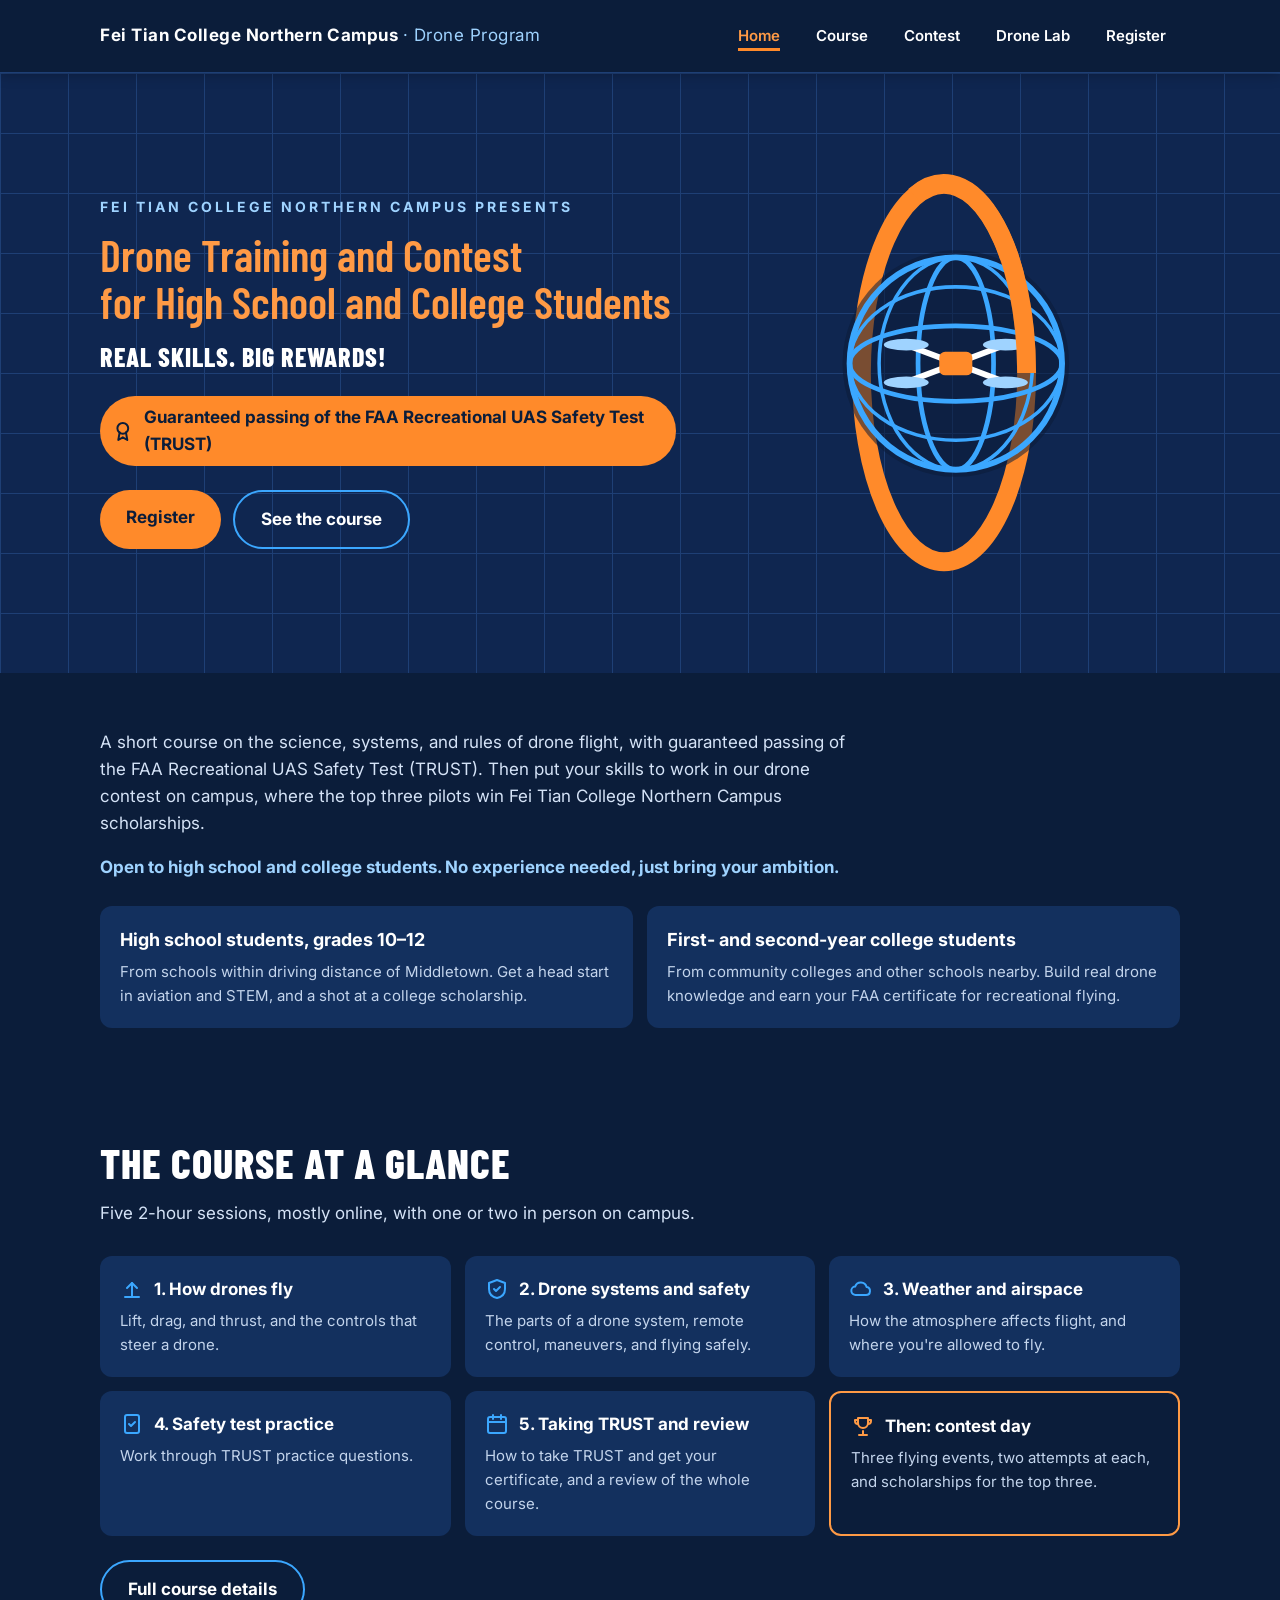
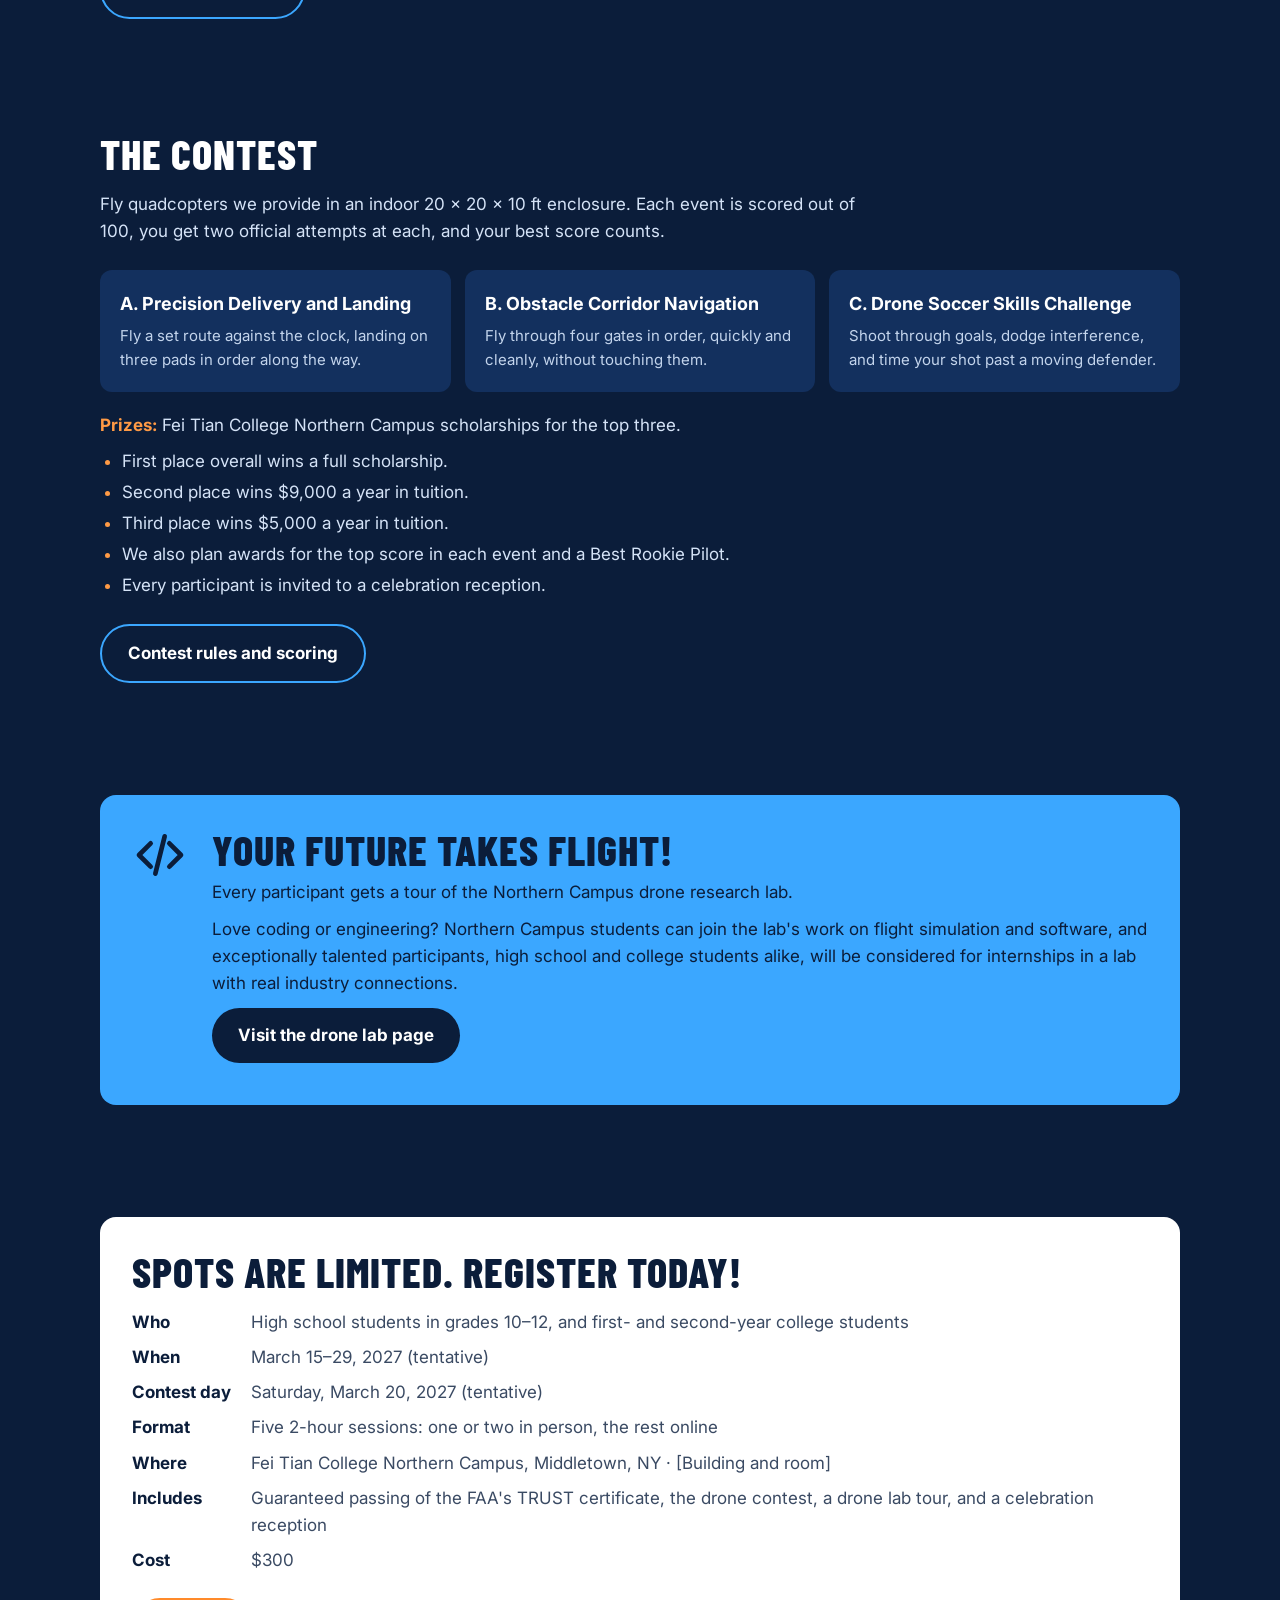
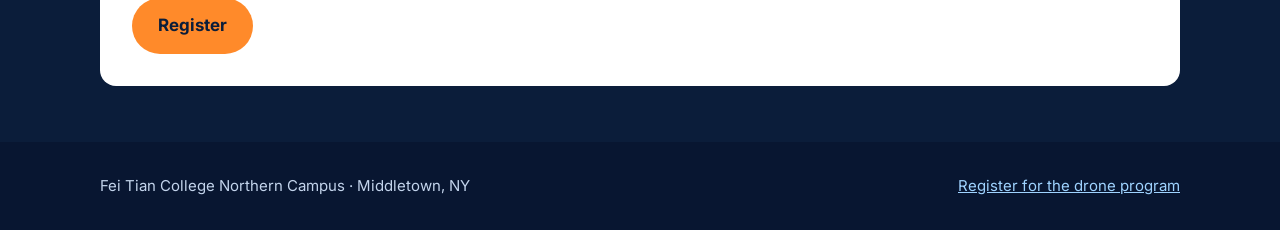
<file: index.html>
<!doctype html>
<html lang="en">
<head>
  <meta charset="utf-8">
  <meta name="viewport" content="width=device-width, initial-scale=1">
  <meta name="robots" content="noindex, nofollow">
  <title>Take Flight: Drone Training | Fei Tian College Northern Campus</title>
  <meta name="description" content="Drone training at Fei Tian College Northern Campus for high school and college students. Guaranteed passing of the FAA Recreational UAS Safety Test (TRUST), a chance to compete in our drone contest for scholarships, and tour our drone lab.">
  <link rel="preconnect" href="https://fonts.googleapis.com">
  <link rel="preconnect" href="https://fonts.gstatic.com" crossorigin>
  <link href="https://fonts.googleapis.com/css2?family=Barlow+Condensed:wght@600;800&family=Inter:wght@400;600;700&display=swap" rel="stylesheet">
  <link rel="stylesheet" href="css/styles.css">
</head>
<body>

<header class="site-header" id="site-header"></header>
<script src="js/menu.js"></script>

<main>
  <section class="hero">
    <div class="container">
      <div>
        <p class="eyebrow">Fei Tian College Northern Campus presents</p>
        <h1 class="subtitle"><span>Drone Training and Contest</span> <span>for High School and College Students</span></h1>
        <p class="tagline">Real skills. Big rewards!</p>
        <div class="badge">
          <svg width="24" height="24" viewBox="0 0 24 24" fill="none" stroke="#0B1D3A" stroke-width="2.2" stroke-linecap="round" stroke-linejoin="round" aria-hidden="true"><circle cx="12" cy="9" r="6"/><path d="M8.5 13.5 7 22l5-3 5 3-1.5-8.5"/></svg>
          Guaranteed passing of the FAA Recreational UAS Safety Test (TRUST)
        </div>
        <div class="hero-actions">
          <a class="btn" href="register.html">Register</a>
          <a class="btn btn-outline" href="course.html">See the course</a>
        </div>
      </div>
      <img class="hero-art" src="images/drone-ball.svg" alt="A drone flying through a hoop" width="400" height="400">
    </div>
  </section>

  <section>
    <div class="container">
      <p class="lead">A short course on the science, systems, and rules of drone flight, with guaranteed passing of the FAA Recreational UAS Safety Test (TRUST). Then put your skills to work in our drone contest on campus, where the top three pilots win Fei Tian College Northern Campus scholarships.</p>
      <p class="highlight">Open to high school and college students. No experience needed, just bring your ambition.</p>

      <div class="audience">
        <div>
          <h3>High school students, grades 10–12</h3>
          <p>From schools within driving distance of Middletown. Get a head start in aviation and STEM, and a shot at a college scholarship.</p>
        </div>
        <div>
          <h3>First- and second-year college students</h3>
          <p>From community colleges and other schools nearby. Build real drone knowledge and earn your FAA certificate for recreational flying.</p>
        </div>
      </div>
    </div>
  </section>

  <section id="curriculum">
    <div class="container">
      <h2>The course at a glance</h2>
      <p class="lead">Five 2-hour sessions, mostly online, with one or two in person on campus.</p>
      <ol class="steps">
        <li class="step">
          <div class="step-head"><svg width="24" height="24" viewBox="0 0 24 24" fill="none" stroke="#3BA7FF" stroke-width="2" stroke-linecap="round" stroke-linejoin="round" aria-hidden="true"><path d="M12 20V6"/><path d="m7 11 5-5 5 5"/><path d="M5 20h14"/></svg>1. How drones fly</div>
          <p>Lift, drag, and thrust, and the controls that steer a drone.</p>
        </li>
        <li class="step">
          <div class="step-head"><svg width="24" height="24" viewBox="0 0 24 24" fill="none" stroke="#3BA7FF" stroke-width="2" stroke-linecap="round" stroke-linejoin="round" aria-hidden="true"><path d="M12 3 4 6v6c0 5 3.5 8 8 9 4.5-1 8-4 8-9V6z"/><path d="m9 12 2 2 4-4"/></svg>2. Drone systems and safety</div>
          <p>The parts of a drone system, remote control, maneuvers, and flying safely.</p>
        </li>
        <li class="step">
          <div class="step-head"><svg width="24" height="24" viewBox="0 0 24 24" fill="none" stroke="#3BA7FF" stroke-width="2" stroke-linecap="round" stroke-linejoin="round" aria-hidden="true"><path d="M7 18h10a4 4 0 0 0 .6-7.95A6 6 0 0 0 6.1 9.6 4.2 4.2 0 0 0 7 18z"/></svg>3. Weather and airspace</div>
          <p>How the atmosphere affects flight, and where you're allowed to fly.</p>
        </li>
        <li class="step">
          <div class="step-head"><svg width="24" height="24" viewBox="0 0 24 24" fill="none" stroke="#3BA7FF" stroke-width="2" stroke-linecap="round" stroke-linejoin="round" aria-hidden="true"><rect x="5" y="3" width="14" height="18" rx="2"/><path d="m9 12 2 2 4-4"/></svg>4. Safety test practice</div>
          <p>Work through TRUST practice questions.</p>
        </li>
        <li class="step">
          <div class="step-head"><svg width="24" height="24" viewBox="0 0 24 24" fill="none" stroke="#3BA7FF" stroke-width="2" stroke-linecap="round" stroke-linejoin="round" aria-hidden="true"><rect x="3" y="5" width="18" height="16" rx="2"/><path d="M3 10h18M8 3v4M16 3v4"/></svg>5. Taking TRUST and review</div>
          <p>How to take TRUST and get your certificate, and a review of the whole course.</p>
        </li>
        <li class="step step-accent">
          <div class="step-head"><svg width="24" height="24" viewBox="0 0 24 24" fill="none" stroke="#FF9A45" stroke-width="2" stroke-linecap="round" stroke-linejoin="round" aria-hidden="true"><path d="M8 21h8M12 17v4M7 4h10v5a5 5 0 0 1-10 0z"/><path d="M7 6H4v1a3 3 0 0 0 3 3M17 6h3v1a3 3 0 0 1-3 3"/></svg>Then: contest day</div>
          <p>Three flying events, two attempts at each, and scholarships for the top three.</p>
        </li>
      </ol>
      <p class="section-actions"><a class="btn btn-outline" href="course.html">Full course details</a></p>
    </div>
  </section>

  <section id="contest">
    <div class="container">
      <h2>The contest</h2>
      <p class="lead">Fly quadcopters we provide in an indoor 20 × 20 × 10 ft enclosure. Each event is scored out of 100, you get two official attempts at each, and your best score counts.</p>
      <div class="challenges">
        <div class="challenge">
          <h3>A. Precision Delivery and Landing</h3>
          <p>Fly a set route against the clock, landing on three pads in order along the way.</p>
        </div>
        <div class="challenge">
          <h3>B. Obstacle Corridor Navigation</h3>
          <p>Fly through four gates in order, quickly and cleanly, without touching them.</p>
        </div>
        <div class="challenge">
          <h3>C. Drone Soccer Skills Challenge</h3>
          <p>Shoot through goals, dodge interference, and time your shot past a moving defender.</p>
        </div>
      </div>
      <p class="prize-line"><strong>Prizes:</strong> Fei Tian College Northern Campus scholarships for the top three.</p>
      <ul class="prize-list">
        <li>First place overall wins a full scholarship.</li>
        <li>Second place wins $9,000 a year in tuition.</li>
        <li>Third place wins $5,000 a year in tuition.</li>
        <li>We also plan awards for the top score in each event and a Best Rookie Pilot.</li>
        <li>Every participant is invited to a celebration reception.</li>
      </ul>
      <p class="section-actions"><a class="btn btn-outline" href="contest.html">Contest rules and scoring</a></p>
    </div>
  </section>

  <section id="lab">
    <div class="container">
      <div class="lab">
        <svg width="56" height="56" viewBox="0 0 24 24" fill="none" stroke="#0B1D3A" stroke-width="2" stroke-linecap="round" stroke-linejoin="round" aria-hidden="true"><path d="m8 7-5 5 5 5"/><path d="m16 7 5 5-5 5"/><path d="m14 4-4 16"/></svg>
        <div>
          <h2>Your future takes flight!</h2>
          <p>Every participant gets a tour of the Northern Campus drone research lab.</p>
          <p>Love coding or engineering? Northern Campus students can join the lab's work on flight simulation and software, and exceptionally talented participants, high school and college students alike, will be considered for internships in a lab with real industry connections.</p>
          <p class="section-actions"><a class="btn btn-dark" href="lab.html">Visit the drone lab page</a></p>
        </div>
      </div>
    </div>
  </section>

  <section>
    <div class="container">
      <div class="details">
        <h2>Spots are limited. Register today!</h2>
        <!-- Fill in the bracketed items below. -->
        <dl>
          <dt>Who</dt><dd>High school students in grades 10–12, and first- and second-year college students</dd>
          <dt>When</dt><dd>March 15–29, 2027 (tentative)</dd>
          <dt>Contest day</dt><dd>Saturday, March 20, 2027 (tentative)</dd>
          <dt>Format</dt><dd>Five 2-hour sessions: one or two in person, the rest online</dd>
          <dt>Where</dt><dd>Fei Tian College Northern Campus, Middletown, NY · [Building and room]</dd>
          <dt>Includes</dt><dd>Guaranteed passing of the FAA's TRUST certificate, the drone contest, a drone lab tour, and a celebration reception</dd>
          <dt>Cost</dt><dd>$300</dd>
        </dl>
        <a class="btn" href="register.html">Register</a>
      </div>
    </div>
  </section>
</main>

<footer class="site-footer">
  <div class="container">
    <div>Fei Tian College Northern Campus · Middletown, NY</div>
    <div><a href="register.html">Register for the drone program</a></div>
  </div>
</footer>

</body>
</html>
</file>
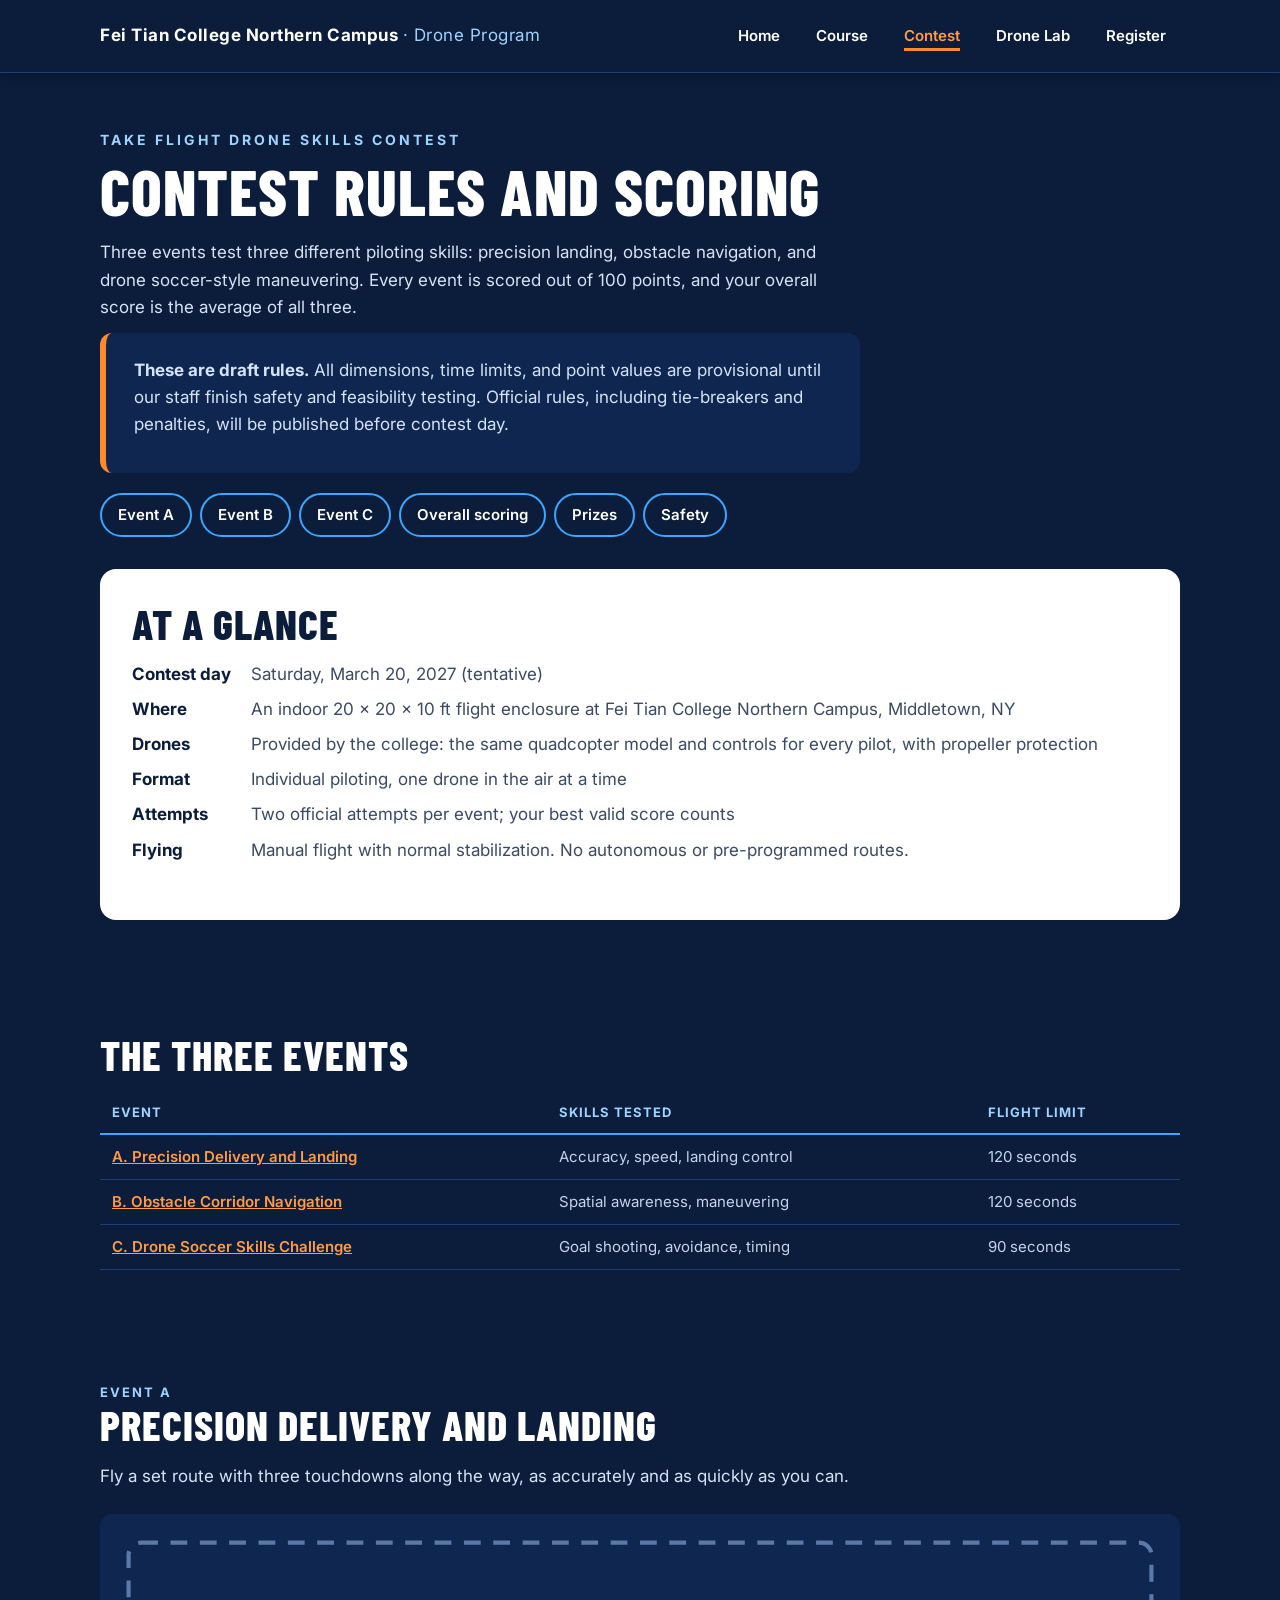
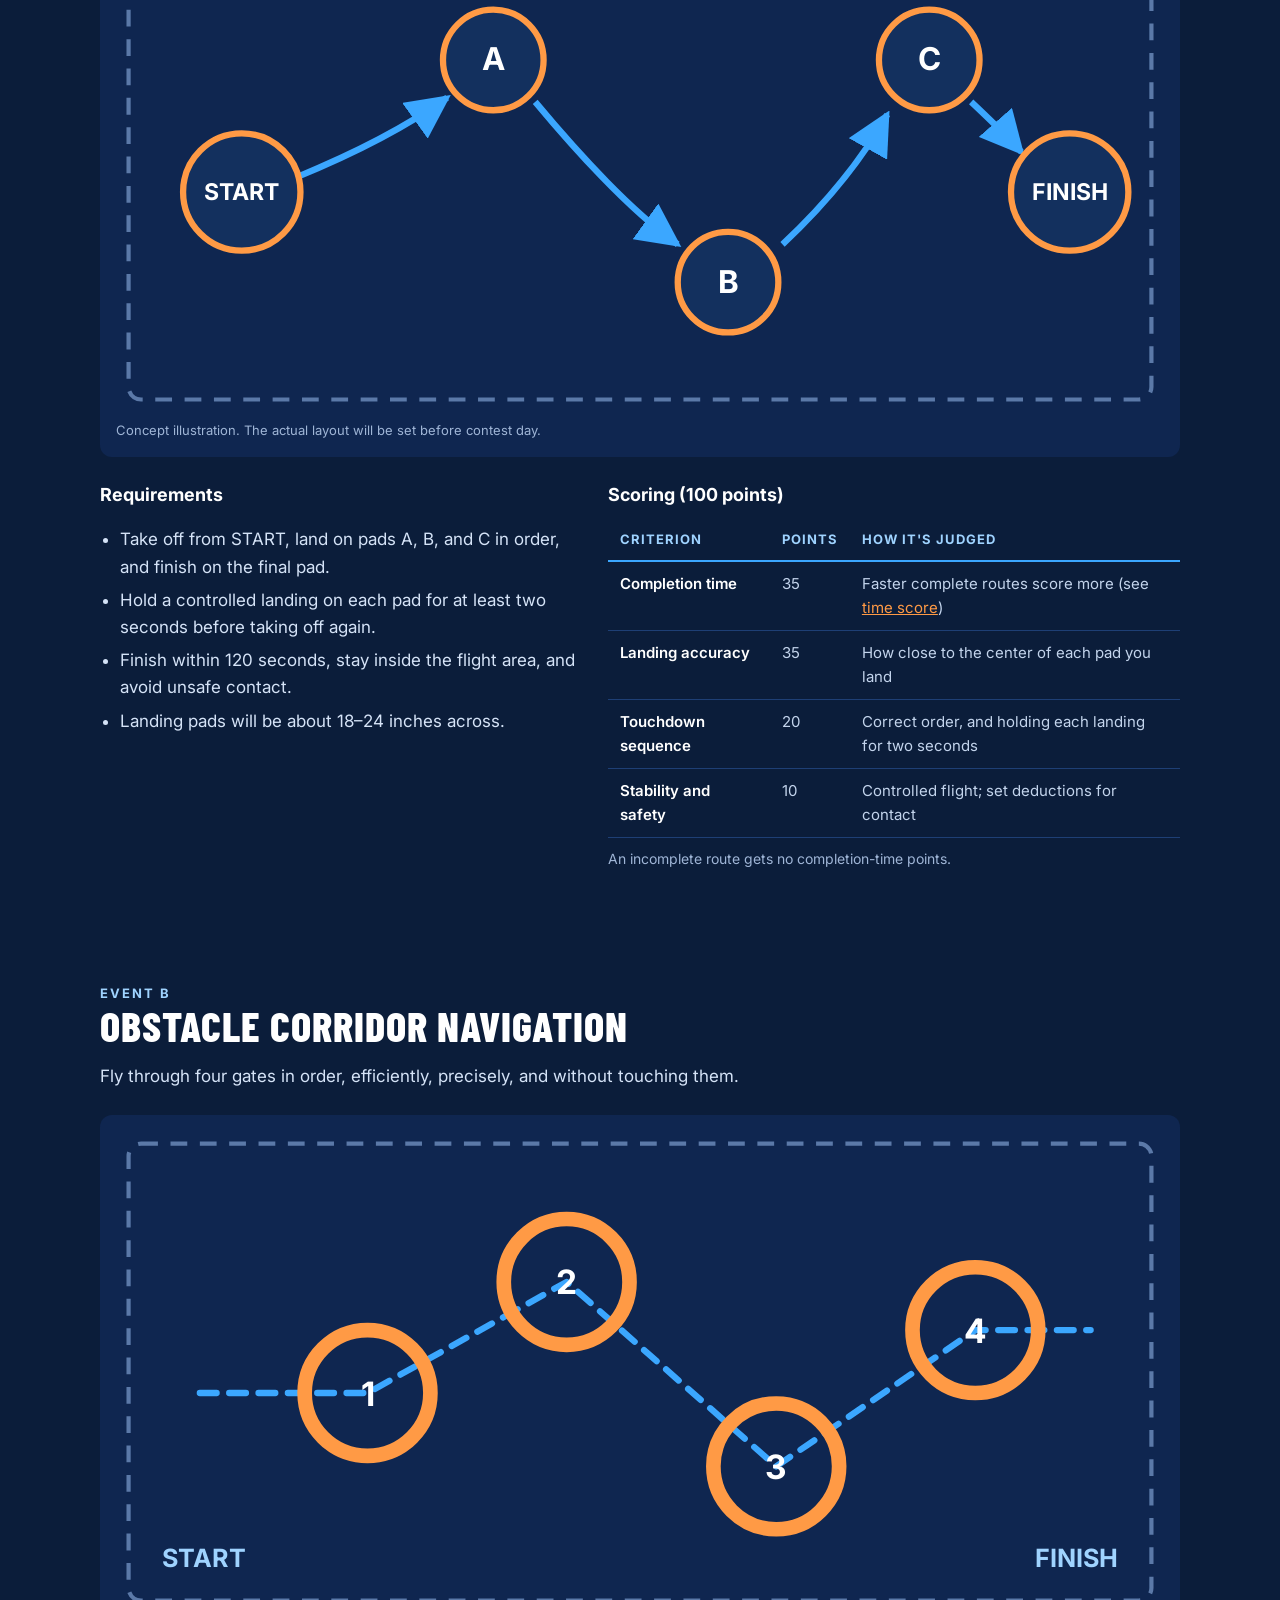
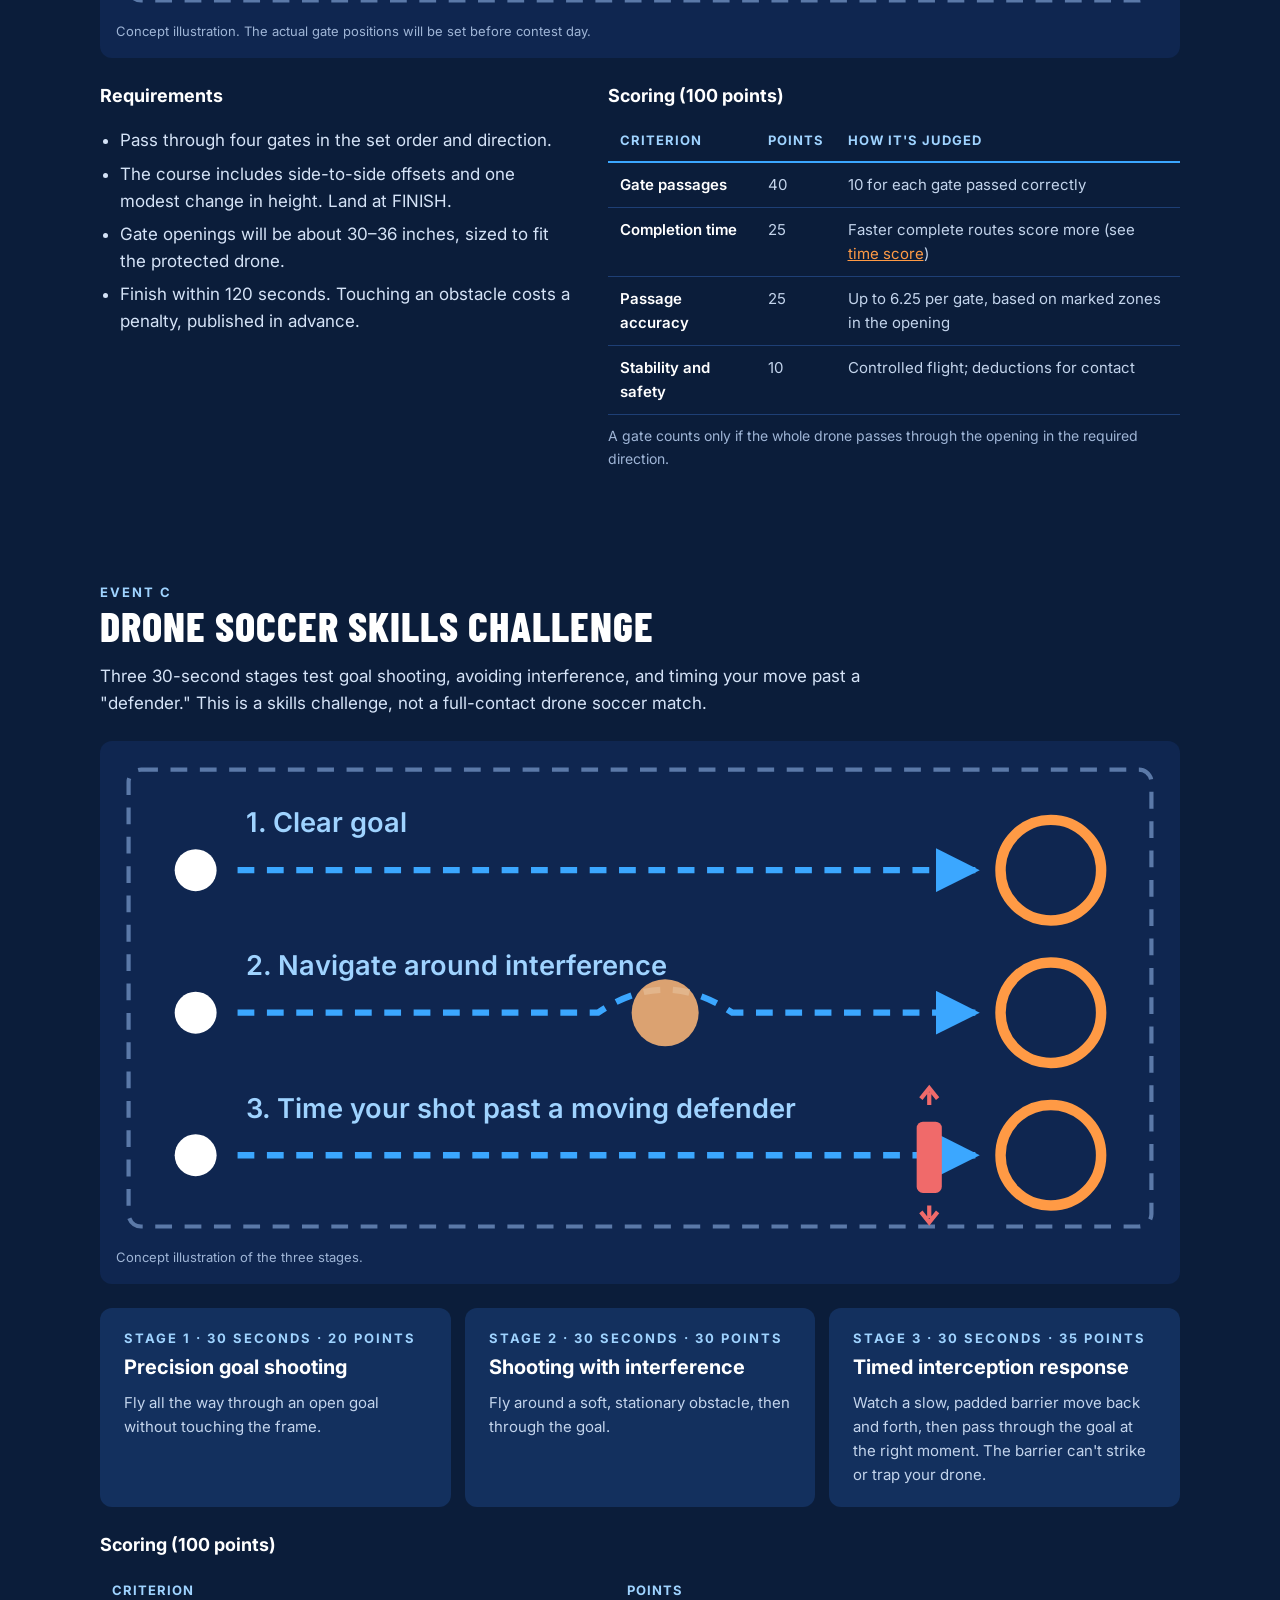
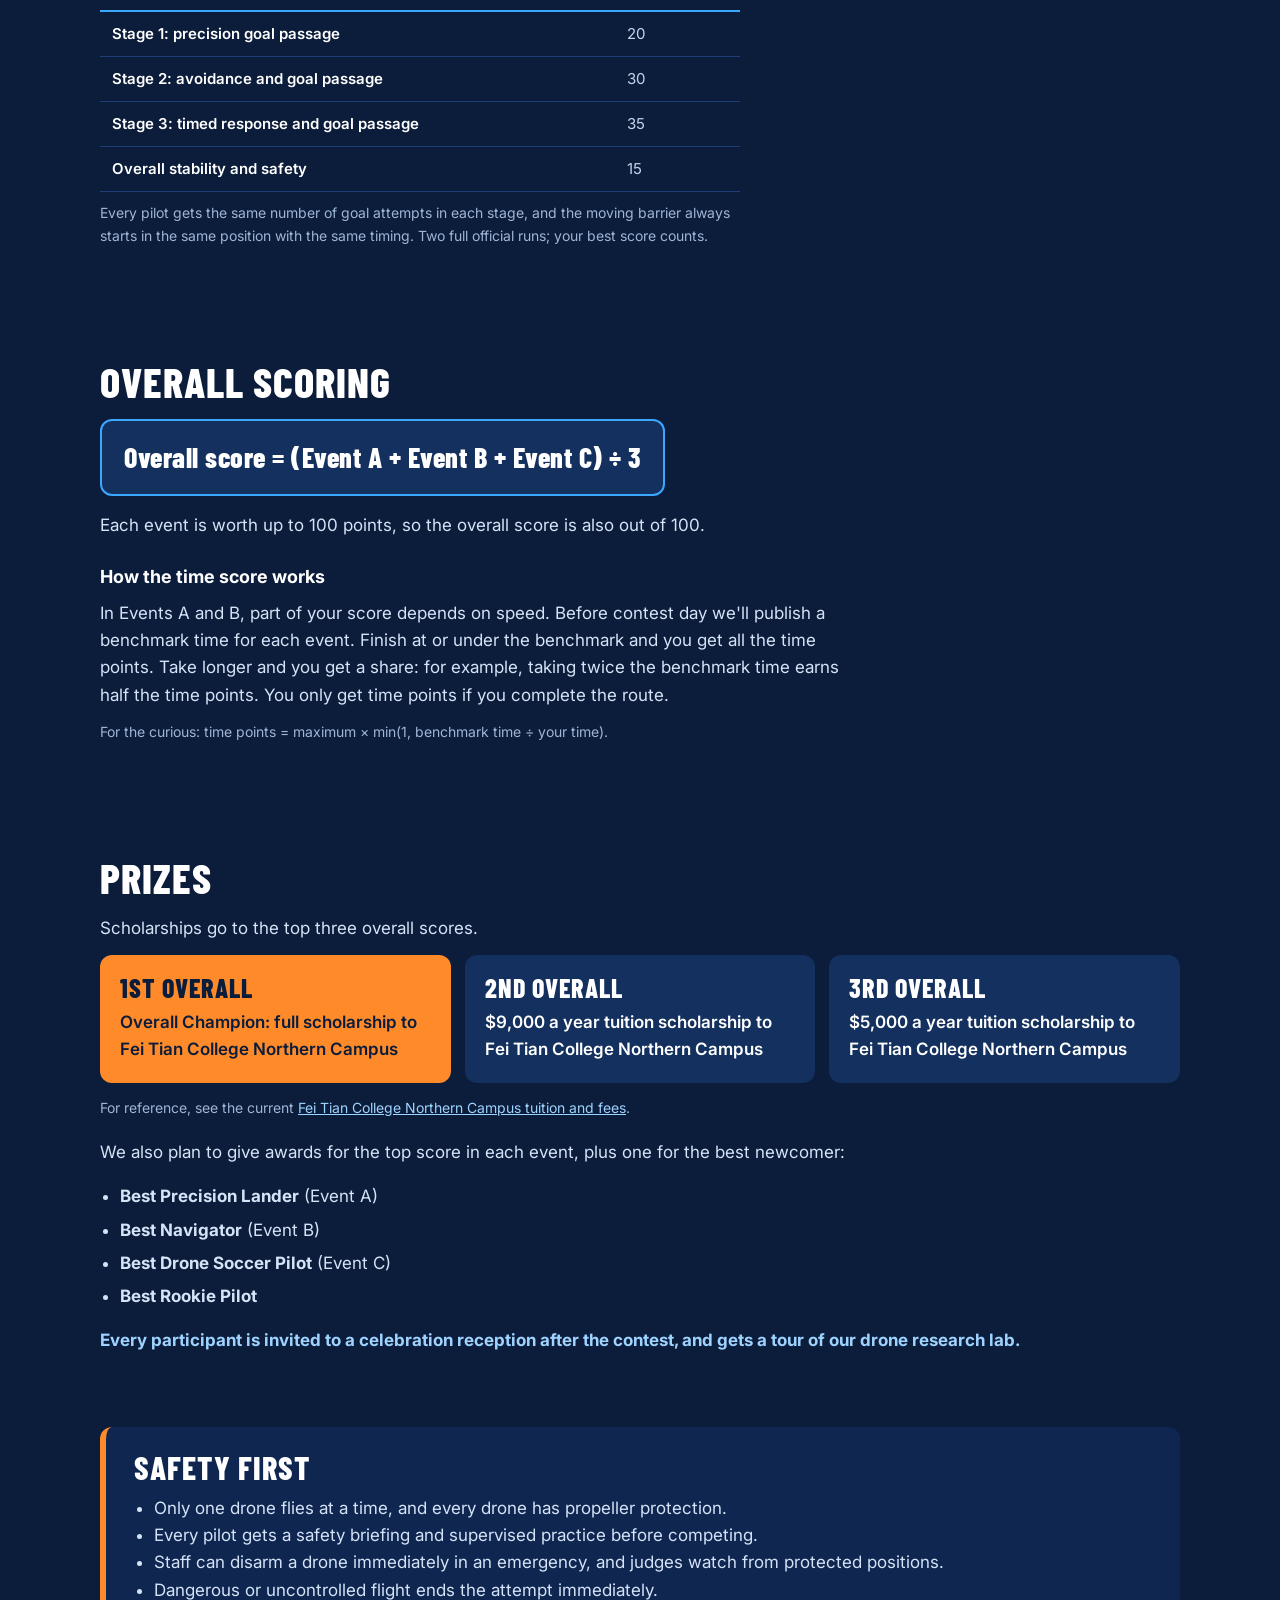
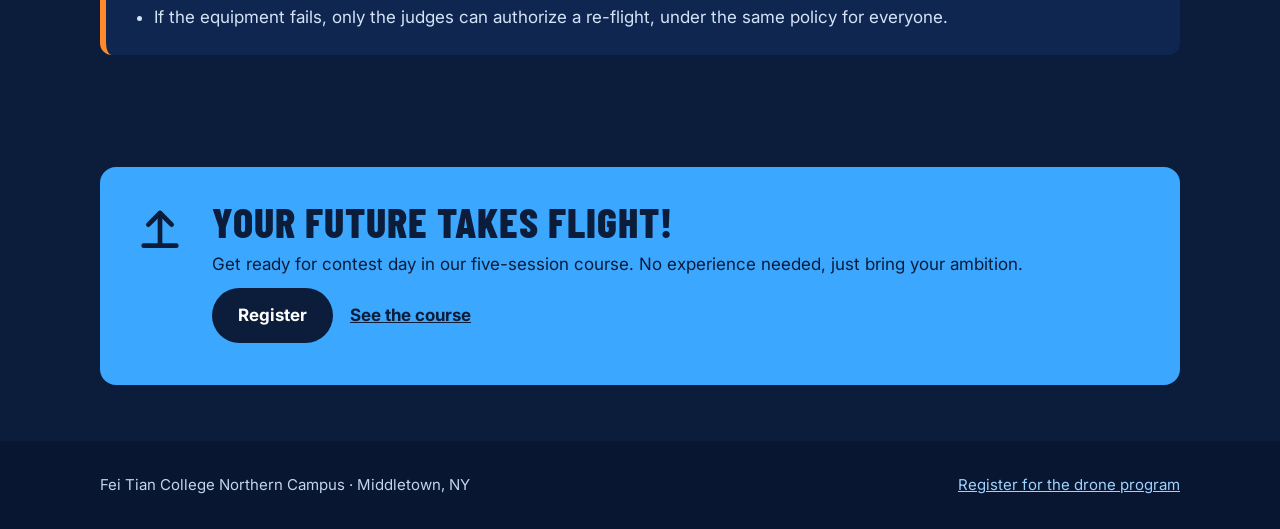
<file: contest.html>
<!doctype html>
<html lang="en">
<head>
  <meta charset="utf-8">
  <meta name="viewport" content="width=device-width, initial-scale=1">
  <meta name="robots" content="noindex, nofollow">
  <title>Contest Rules: Drone Skills Challenge | Fei Tian College Northern Campus</title>
  <meta name="description" content="Rules and scoring for the Take Flight drone skills contest at Fei Tian College Northern Campus: precision delivery and landing, obstacle corridor navigation, and a drone soccer skills challenge.">
  <link rel="preconnect" href="https://fonts.googleapis.com">
  <link rel="preconnect" href="https://fonts.gstatic.com" crossorigin>
  <link href="https://fonts.googleapis.com/css2?family=Barlow+Condensed:wght@600;800&family=Inter:wght@400;600;700&display=swap" rel="stylesheet">
  <link rel="stylesheet" href="css/styles.css">
</head>
<body>

<header class="site-header" id="site-header"></header>
<script src="js/menu.js"></script>

<main>
  <section class="page-intro">
    <div class="container">
      <p class="eyebrow">Take Flight drone skills contest</p>
      <h1 class="page-title">Contest rules and scoring</h1>
      <p class="lead">Three events test three different piloting skills: precision landing, obstacle navigation, and drone soccer-style maneuvering. Every event is scored out of 100 points, and your overall score is the average of all three.</p>
      <div class="note note-inline">
        <p><strong>These are draft rules.</strong> All dimensions, time limits, and point values are provisional until our staff finish safety and feasibility testing. Official rules, including tie-breakers and penalties, will be published before contest day.</p>
      </div>
      <nav class="jump" aria-label="On this page">
        <a href="#event-a">Event A</a>
        <a href="#event-b">Event B</a>
        <a href="#event-c">Event C</a>
        <a href="#scoring">Overall scoring</a>
        <a href="#prizes">Prizes</a>
        <a href="#safety">Safety</a>
      </nav>
    </div>
  </section>

  <section class="tight">
    <div class="container">
      <div class="details">
        <h2>At a glance</h2>
        <dl>
          <dt>Contest day</dt><dd>Saturday, March 20, 2027 (tentative)</dd>
          <dt>Where</dt><dd>An indoor 20 × 20 × 10 ft flight enclosure at Fei Tian College Northern Campus, Middletown, NY</dd>
          <dt>Drones</dt><dd>Provided by the college: the same quadcopter model and controls for every pilot, with propeller protection</dd>
          <dt>Format</dt><dd>Individual piloting, one drone in the air at a time</dd>
          <dt>Attempts</dt><dd>Two official attempts per event; your best valid score counts</dd>
          <dt>Flying</dt><dd>Manual flight with normal stabilization. No autonomous or pre-programmed routes.</dd>
        </dl>
      </div>
    </div>
  </section>

  <section>
    <div class="container">
      <h2>The three events</h2>
      <div class="table-wrap">
        <table class="rules-table">
          <thead>
            <tr><th scope="col">Event</th><th scope="col">Skills tested</th><th scope="col">Flight limit</th></tr>
          </thead>
          <tbody>
            <tr><td><a href="#event-a">A. Precision Delivery and Landing</a></td><td>Accuracy, speed, landing control</td><td>120 seconds</td></tr>
            <tr><td><a href="#event-b">B. Obstacle Corridor Navigation</a></td><td>Spatial awareness, maneuvering</td><td>120 seconds</td></tr>
            <tr><td><a href="#event-c">C. Drone Soccer Skills Challenge</a></td><td>Goal shooting, avoidance, timing</td><td>90 seconds</td></tr>
          </tbody>
        </table>
      </div>
    </div>
  </section>

  <section id="event-a">
    <div class="container">
      <p class="session-num">Event A</p>
      <h2>Precision Delivery and Landing</h2>
      <p class="lead">Fly a set route with three touchdowns along the way, as accurately and as quickly as you can.</p>

      <figure class="diagram">
        <svg viewBox="0 0 500 230" role="img" aria-label="Route from START to landing pads A, B, and C in order, then to FINISH">
          <defs><marker id="arrow-a" viewBox="0 0 10 10" refX="9" refY="5" markerWidth="7" markerHeight="7" orient="auto-start-reverse"><path d="M0 0 10 5 0 10z" fill="#3BA7FF"/></marker></defs>
          <rect x="6" y="6" width="488" height="218" rx="6" fill="none" stroke="#5B79A8" stroke-width="2" stroke-dasharray="8 6"/>
          <path d="M86 118 Q 130 100 158 80" fill="none" stroke="#3BA7FF" stroke-width="3" marker-end="url(#arrow-a)"/>
          <path d="M200 82 Q 240 130 268 150" fill="none" stroke="#3BA7FF" stroke-width="3" marker-end="url(#arrow-a)"/>
          <path d="M318 150 Q 350 120 368 88" fill="none" stroke="#3BA7FF" stroke-width="3" marker-end="url(#arrow-a)"/>
          <path d="M408 82 Q 425 98 432 106" fill="none" stroke="#3BA7FF" stroke-width="3" marker-end="url(#arrow-a)"/>
          <g fill="#13305E" stroke="#FF9A45" stroke-width="3">
            <circle cx="60" cy="125" r="28"/><circle cx="180" cy="62" r="24"/><circle cx="292" cy="168" r="24"/><circle cx="388" cy="62" r="24"/><circle cx="455" cy="125" r="28"/>
          </g>
          <g fill="#FFFFFF" font-family="Inter, sans-serif" font-weight="700" text-anchor="middle">
            <text x="60" y="129" font-size="11">START</text><text x="180" y="67" font-size="15">A</text><text x="292" y="173" font-size="15">B</text><text x="388" y="67" font-size="15">C</text><text x="455" y="129" font-size="11">FINISH</text>
          </g>
        </svg>
        <figcaption>Concept illustration. The actual layout will be set before contest day.</figcaption>
      </figure>

      <div class="rule-cols">
        <div>
          <h3>Requirements</h3>
          <ul class="checklist">
            <li>Take off from START, land on pads A, B, and C in order, and finish on the final pad.</li>
            <li>Hold a controlled landing on each pad for at least two seconds before taking off again.</li>
            <li>Finish within 120 seconds, stay inside the flight area, and avoid unsafe contact.</li>
            <li>Landing pads will be about 18–24 inches across.</li>
          </ul>
        </div>
        <div>
          <h3>Scoring (100 points)</h3>
          <div class="table-wrap">
            <table class="rules-table scores">
              <thead><tr><th scope="col">Criterion</th><th scope="col">Points</th><th scope="col">How it's judged</th></tr></thead>
              <tbody>
                <tr><td>Completion time</td><td>35</td><td>Faster complete routes score more (see <a href="#time-score">time score</a>)</td></tr>
                <tr><td>Landing accuracy</td><td>35</td><td>How close to the center of each pad you land</td></tr>
                <tr><td>Touchdown sequence</td><td>20</td><td>Correct order, and holding each landing for two seconds</td></tr>
                <tr><td>Stability and safety</td><td>10</td><td>Controlled flight; set deductions for contact</td></tr>
              </tbody>
            </table>
          </div>
          <p class="fine">An incomplete route gets no completion-time points.</p>
        </div>
      </div>
    </div>
  </section>

  <section id="event-b">
    <div class="container">
      <p class="session-num">Event B</p>
      <h2>Obstacle Corridor Navigation</h2>
      <p class="lead">Fly through four gates in order, efficiently, precisely, and without touching them.</p>

      <figure class="diagram">
        <svg viewBox="0 0 500 230" role="img" aria-label="Flight path from START through gates 1, 2, 3, and 4 in order, then to FINISH">
          <rect x="6" y="6" width="488" height="218" rx="6" fill="none" stroke="#5B79A8" stroke-width="2" stroke-dasharray="8 6"/>
          <path d="M40 125 L120 125 L215 72 L315 160 L410 95 L465 95" fill="none" stroke="#3BA7FF" stroke-width="3" stroke-dasharray="8 6" stroke-linecap="round" stroke-linejoin="round"/>
          <g fill="none" stroke="#FF9A45" stroke-width="7">
            <circle cx="120" cy="125" r="30"/><circle cx="215" cy="72" r="30"/><circle cx="315" cy="160" r="30"/><circle cx="410" cy="95" r="30"/>
          </g>
          <g fill="#FFFFFF" font-family="Inter, sans-serif" font-weight="700" text-anchor="middle" font-size="16">
            <text x="120" y="131">1</text><text x="215" y="78">2</text><text x="315" y="166">3</text><text x="410" y="101">4</text>
          </g>
          <g fill="#9FD3FF" font-family="Inter, sans-serif" font-weight="700" font-size="12">
            <text x="22" y="208">START</text><text x="478" y="208" text-anchor="end">FINISH</text>
          </g>
        </svg>
        <figcaption>Concept illustration. The actual gate positions will be set before contest day.</figcaption>
      </figure>

      <div class="rule-cols">
        <div>
          <h3>Requirements</h3>
          <ul class="checklist">
            <li>Pass through four gates in the set order and direction.</li>
            <li>The course includes side-to-side offsets and one modest change in height. Land at FINISH.</li>
            <li>Gate openings will be about 30–36 inches, sized to fit the protected drone.</li>
            <li>Finish within 120 seconds. Touching an obstacle costs a penalty, published in advance.</li>
          </ul>
        </div>
        <div>
          <h3>Scoring (100 points)</h3>
          <div class="table-wrap">
            <table class="rules-table scores">
              <thead><tr><th scope="col">Criterion</th><th scope="col">Points</th><th scope="col">How it's judged</th></tr></thead>
              <tbody>
                <tr><td>Gate passages</td><td>40</td><td>10 for each gate passed correctly</td></tr>
                <tr><td>Completion time</td><td>25</td><td>Faster complete routes score more (see <a href="#time-score">time score</a>)</td></tr>
                <tr><td>Passage accuracy</td><td>25</td><td>Up to 6.25 per gate, based on marked zones in the opening</td></tr>
                <tr><td>Stability and safety</td><td>10</td><td>Controlled flight; deductions for contact</td></tr>
              </tbody>
            </table>
          </div>
          <p class="fine">A gate counts only if the whole drone passes through the opening in the required direction.</p>
        </div>
      </div>
    </div>
  </section>

  <section id="event-c">
    <div class="container">
      <p class="session-num">Event C</p>
      <h2>Drone Soccer Skills Challenge</h2>
      <p class="lead">Three 30-second stages test goal shooting, avoiding interference, and timing your move past a "defender." This is a skills challenge, not a full-contact drone soccer match.</p>

      <figure class="diagram">
        <svg viewBox="0 0 500 230" role="img" aria-label="Three stages: a clear shot at a goal, a shot around a soft obstacle, and a timed shot past a slowly moving barrier">
          <defs><marker id="arrow-c" viewBox="0 0 10 10" refX="9" refY="5" markerWidth="7" markerHeight="7" orient="auto-start-reverse"><path d="M0 0 10 5 0 10z" fill="#3BA7FF"/></marker></defs>
          <rect x="6" y="6" width="488" height="218" rx="6" fill="none" stroke="#5B79A8" stroke-width="2" stroke-dasharray="8 6"/>
          <g fill="#9FD3FF" font-family="Inter, sans-serif" font-weight="600" font-size="13">
            <text x="62" y="36">1. Clear goal</text><text x="62" y="104">2. Navigate around interference</text><text x="62" y="172">3. Time your shot past a moving defender</text>
          </g>
          <g fill="#FFFFFF"><circle cx="38" cy="54" r="10"/><circle cx="38" cy="122" r="10"/><circle cx="38" cy="190" r="10"/></g>
          <g stroke="#3BA7FF" stroke-width="3" stroke-dasharray="8 6" fill="none" marker-end="url(#arrow-c)">
            <path d="M58 54 H410"/><path d="M58 122 H230 Q 262 100 294 122 H410"/><path d="M58 190 H410"/>
          </g>
          <circle cx="262" cy="122" r="16" fill="#FFB877" opacity=".85"/>
          <rect x="382" y="174" width="12" height="34" rx="3" fill="#F06A6A"/>
          <path d="M388 166 v-6 M384 163 l4-5 4 5 M388 214 v6 M384 217 l4 5 4-5" stroke="#F06A6A" stroke-width="2" fill="none"/>
          <g fill="none" stroke="#FF9A45" stroke-width="5"><circle cx="446" cy="54" r="24"/><circle cx="446" cy="122" r="24"/><circle cx="446" cy="190" r="24"/></g>
        </svg>
        <figcaption>Concept illustration of the three stages.</figcaption>
      </figure>

      <div class="stages">
        <div class="session">
          <p class="session-num">Stage 1 · 30 seconds · 20 points</p>
          <h3>Precision goal shooting</h3>
          <p>Fly all the way through an open goal without touching the frame.</p>
        </div>
        <div class="session">
          <p class="session-num">Stage 2 · 30 seconds · 30 points</p>
          <h3>Shooting with interference</h3>
          <p>Fly around a soft, stationary obstacle, then through the goal.</p>
        </div>
        <div class="session">
          <p class="session-num">Stage 3 · 30 seconds · 35 points</p>
          <h3>Timed interception response</h3>
          <p>Watch a slow, padded barrier move back and forth, then pass through the goal at the right moment. The barrier can't strike or trap your drone.</p>
        </div>
      </div>

      <div class="rule-cols rule-cols-single">
        <div>
          <h3>Scoring (100 points)</h3>
          <div class="table-wrap">
            <table class="rules-table scores">
              <thead><tr><th scope="col">Criterion</th><th scope="col">Points</th></tr></thead>
              <tbody>
                <tr><td>Stage 1: precision goal passage</td><td>20</td></tr>
                <tr><td>Stage 2: avoidance and goal passage</td><td>30</td></tr>
                <tr><td>Stage 3: timed response and goal passage</td><td>35</td></tr>
                <tr><td>Overall stability and safety</td><td>15</td></tr>
              </tbody>
            </table>
          </div>
          <p class="fine">Every pilot gets the same number of goal attempts in each stage, and the moving barrier always starts in the same position with the same timing. Two full official runs; your best score counts.</p>
        </div>
      </div>
    </div>
  </section>

  <section id="scoring">
    <div class="container">
      <h2>Overall scoring</h2>
      <div class="formula">
        <p>Overall score = (Event A + Event B + Event C) ÷ 3</p>
      </div>
      <p class="lead">Each event is worth up to 100 points, so the overall score is also out of 100.</p>
      <h3 id="time-score">How the time score works</h3>
      <p class="lead">In Events A and B, part of your score depends on speed. Before contest day we'll publish a benchmark time for each event. Finish at or under the benchmark and you get all the time points. Take longer and you get a share: for example, taking twice the benchmark time earns half the time points. You only get time points if you complete the route.</p>
      <p class="fine">For the curious: time points = maximum × min(1, benchmark time ÷ your time).</p>
    </div>
  </section>

  <section id="prizes">
    <div class="container">
      <h2>Prizes</h2>
      <p class="lead">Scholarships go to the top three overall scores.</p>
      <div class="prizes">
        <div class="prize prize-first">
          <p class="prize-place">1st overall</p>
          <p class="prize-award">Overall Champion: full scholarship to Fei Tian College Northern Campus</p>
        </div>
        <div class="prize">
          <p class="prize-place">2nd overall</p>
          <p class="prize-award">$9,000 a year tuition scholarship to Fei Tian College Northern Campus</p>
        </div>
        <div class="prize">
          <p class="prize-place">3rd overall</p>
          <p class="prize-award">$5,000 a year tuition scholarship to Fei Tian College Northern Campus</p>
        </div>
      </div>
      <p class="fine prize-ref">For reference, see the current <a href="https://www.northernuniversityplanning.org/admissions/tuition-and-fees/tuition-and-general-fees/" target="_blank" rel="noopener">Fei Tian College Northern Campus tuition and fees</a>.</p>
      <p class="lead">We also plan to give awards for the top score in each event, plus one for the best newcomer:</p>
      <ul class="checklist">
        <li><strong>Best Precision Lander</strong> (Event A)</li>
        <li><strong>Best Navigator</strong> (Event B)</li>
        <li><strong>Best Drone Soccer Pilot</strong> (Event C)</li>
        <li><strong>Best Rookie Pilot</strong></li>
      </ul>
      <p class="highlight">Every participant is invited to a celebration reception after the contest, and gets a tour of our drone research lab.</p>
    </div>
  </section>

  <section id="safety" class="tight">
    <div class="container">
      <div class="note">
        <h2>Safety first</h2>
        <ul>
          <li>Only one drone flies at a time, and every drone has propeller protection.</li>
          <li>Every pilot gets a safety briefing and supervised practice before competing.</li>
          <li>Staff can disarm a drone immediately in an emergency, and judges watch from protected positions.</li>
          <li>Dangerous or uncontrolled flight ends the attempt immediately.</li>
          <li>If the equipment fails, only the judges can authorize a re-flight, under the same policy for everyone.</li>
        </ul>
      </div>
    </div>
  </section>

  <section>
    <div class="container">
      <div class="lab">
        <svg width="56" height="56" viewBox="0 0 24 24" fill="none" stroke="#0B1D3A" stroke-width="2" stroke-linecap="round" stroke-linejoin="round" aria-hidden="true"><path d="M12 20V6"/><path d="m7 11 5-5 5 5"/><path d="M5 20h14"/></svg>
        <div>
          <h2>Your future takes flight!</h2>
          <p>Get ready for contest day in our five-session course. No experience needed, just bring your ambition.</p>
          <p class="section-actions"><a class="btn btn-dark" href="register.html">Register</a> <a class="btn-link" href="course.html">See the course</a></p>
        </div>
      </div>
    </div>
  </section>
</main>

<footer class="site-footer">
  <div class="container">
    <div>Fei Tian College Northern Campus · Middletown, NY</div>
    <div><a href="register.html">Register for the drone program</a></div>
  </div>
</footer>

</body>
</html>
</file>
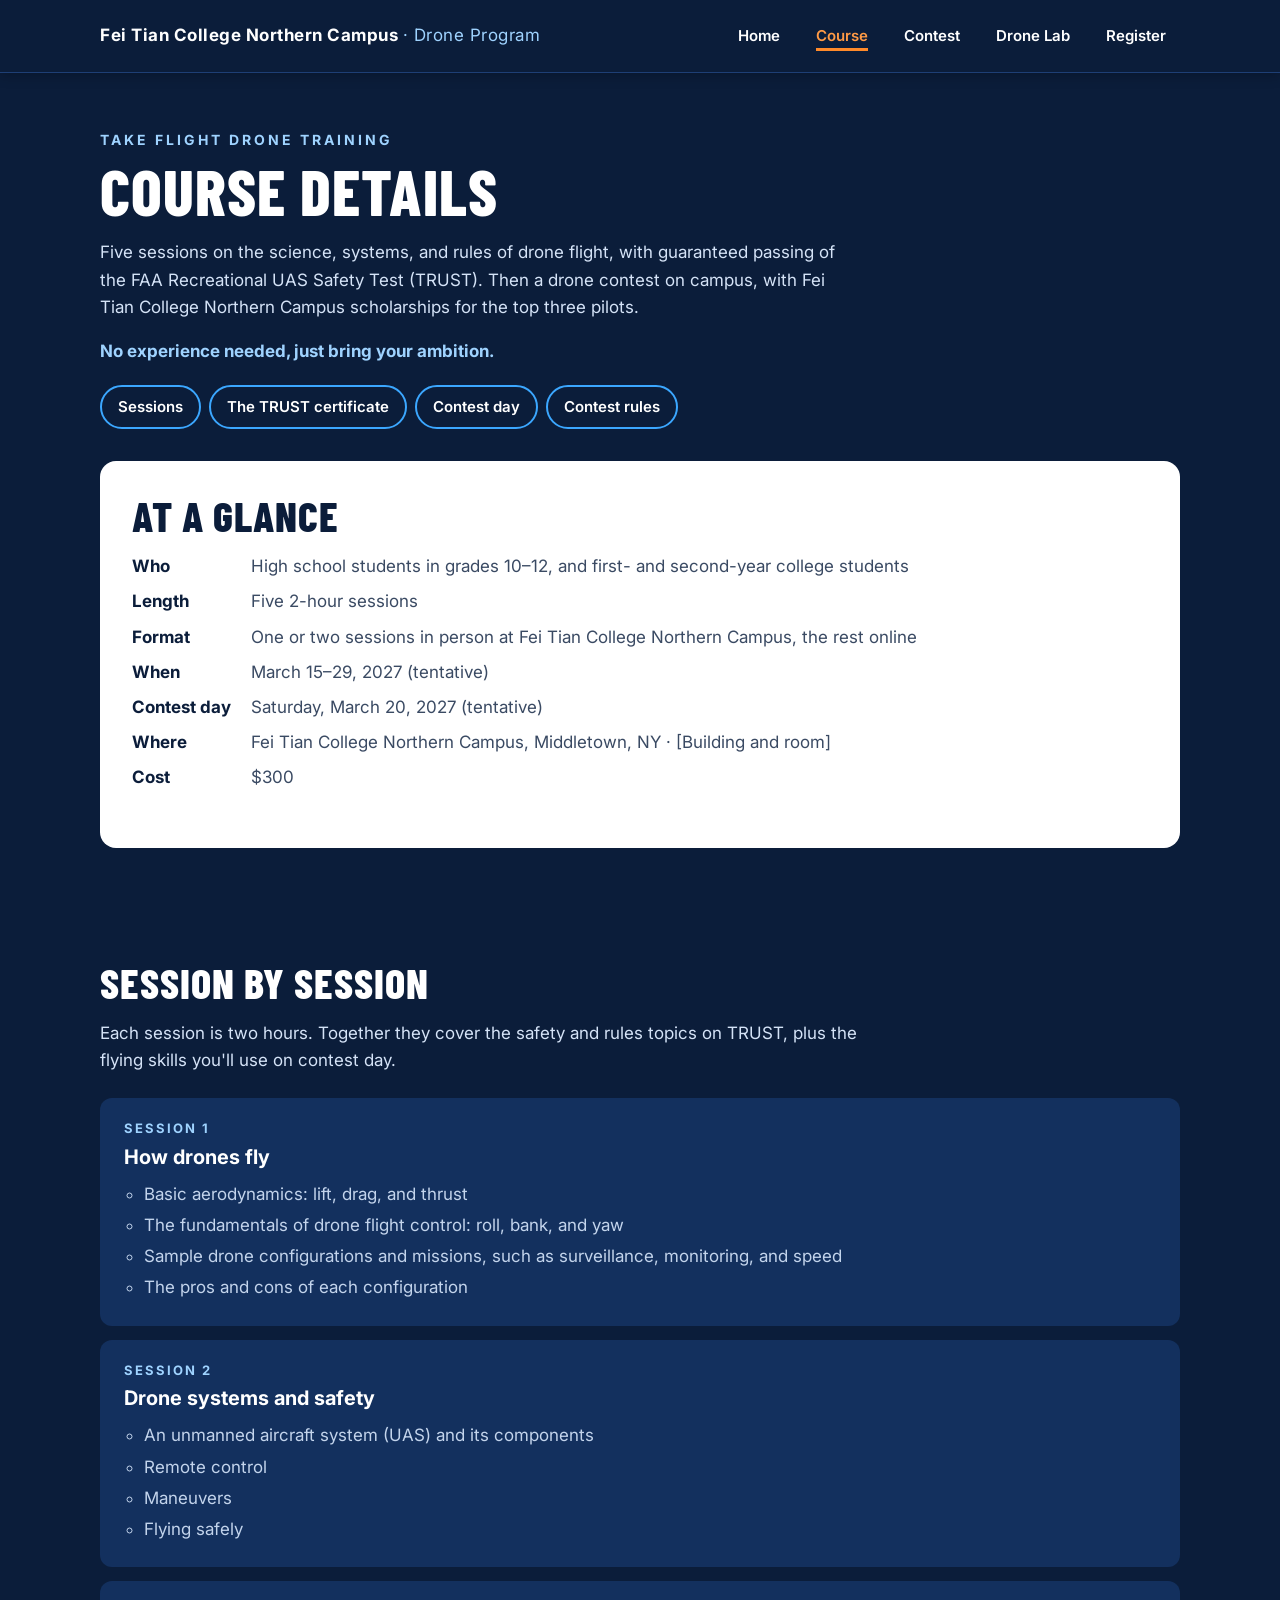
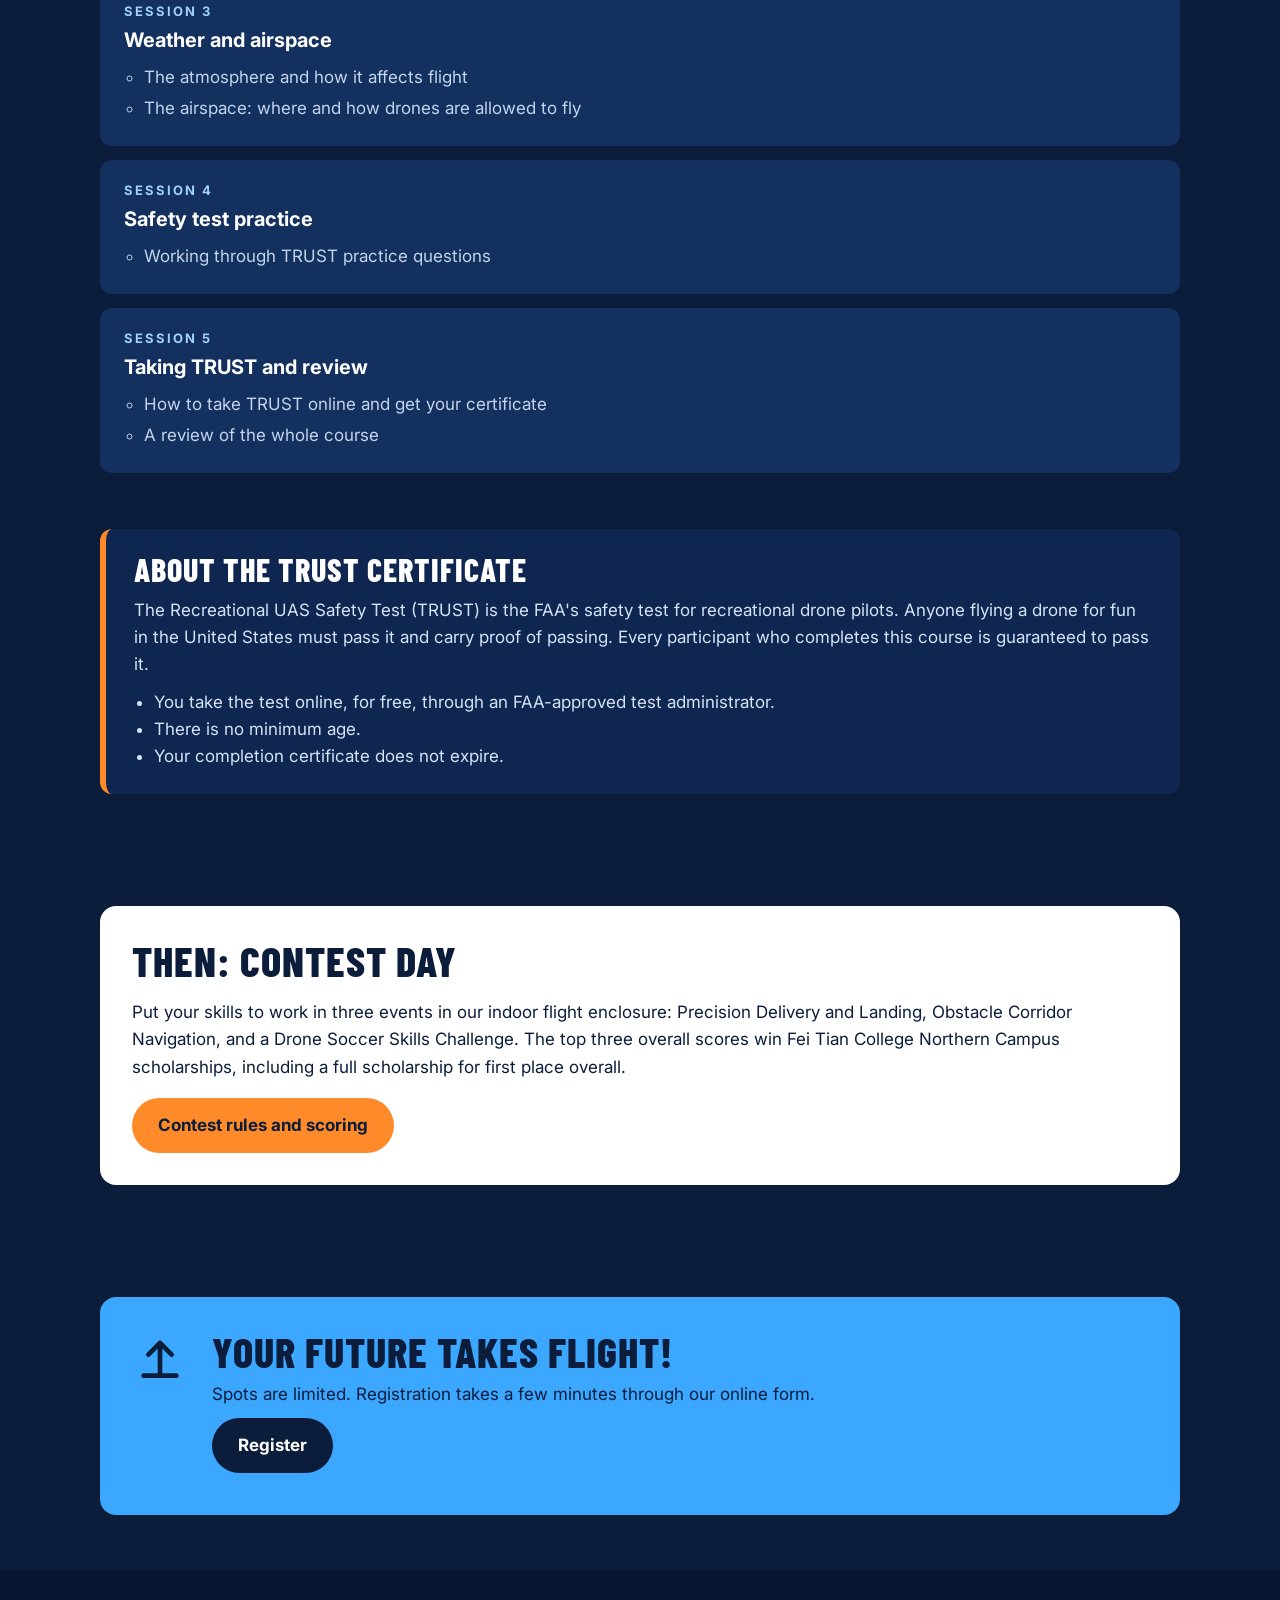
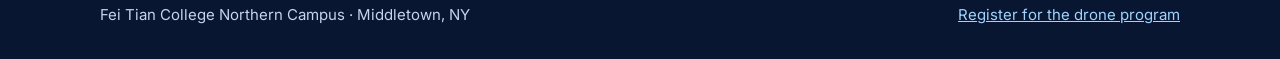
<file: course.html>
<!doctype html>
<html lang="en">
<head>
  <meta charset="utf-8">
  <meta name="viewport" content="width=device-width, initial-scale=1">
  <meta name="robots" content="noindex, nofollow">
  <title>Course Details: Drone Training | Fei Tian College Northern Campus</title>
  <meta name="description" content="Full details of Fei Tian College Northern Campus's Take Flight drone course: five 2-hour sessions with guaranteed passing of the FAA Recreational UAS Safety Test (TRUST), followed by a drone skills contest.">
  <link rel="preconnect" href="https://fonts.googleapis.com">
  <link rel="preconnect" href="https://fonts.gstatic.com" crossorigin>
  <link href="https://fonts.googleapis.com/css2?family=Barlow+Condensed:wght@600;800&family=Inter:wght@400;600;700&display=swap" rel="stylesheet">
  <link rel="stylesheet" href="css/styles.css">
</head>
<body>

<header class="site-header" id="site-header"></header>
<script src="js/menu.js"></script>

<main>
  <section class="page-intro">
    <div class="container">
      <p class="eyebrow">Take Flight drone training</p>
      <h1 class="page-title">Course details</h1>
      <p class="lead">Five sessions on the science, systems, and rules of drone flight, with guaranteed passing of the FAA Recreational UAS Safety Test (TRUST). Then a drone contest on campus, with Fei Tian College Northern Campus scholarships for the top three pilots.</p>
      <p class="highlight">No experience needed, just bring your ambition.</p>
      <nav class="jump" aria-label="On this page">
        <a href="#sessions">Sessions</a>
        <a href="#trust">The TRUST certificate</a>
        <a href="#contest">Contest day</a>
        <a href="contest.html">Contest rules</a>
      </nav>
    </div>
  </section>

  <section class="tight">
    <div class="container">
      <div class="details">
        <h2>At a glance</h2>
        <dl>
          <dt>Who</dt><dd>High school students in grades 10–12, and first- and second-year college students</dd>
          <dt>Length</dt><dd>Five 2-hour sessions</dd>
          <dt>Format</dt><dd>One or two sessions in person at Fei Tian College Northern Campus, the rest online</dd>
          <dt>When</dt><dd>March 15–29, 2027 (tentative)</dd>
          <dt>Contest day</dt><dd>Saturday, March 20, 2027 (tentative)</dd>
          <dt>Where</dt><dd>Fei Tian College Northern Campus, Middletown, NY · [Building and room]</dd>
          <dt>Cost</dt><dd>$300</dd>
        </dl>
      </div>
    </div>
  </section>

  <section id="sessions">
    <div class="container">
      <h2>Session by session</h2>
      <p class="lead">Each session is two hours. Together they cover the safety and rules topics on TRUST, plus the flying skills you'll use on contest day.</p>
      <ol class="sessions">
        <li class="session">
          <p class="session-num">Session 1</p>
          <h3>How drones fly</h3>
          <ul>
            <li>Basic aerodynamics: lift, drag, and thrust</li>
            <li>The fundamentals of drone flight control: roll, bank, and yaw</li>
            <li>Sample drone configurations and missions, such as surveillance, monitoring, and speed</li>
            <li>The pros and cons of each configuration</li>
          </ul>
        </li>
        <li class="session">
          <p class="session-num">Session 2</p>
          <h3>Drone systems and safety</h3>
          <ul>
            <li>An unmanned aircraft system (UAS) and its components</li>
            <li>Remote control</li>
            <li>Maneuvers</li>
            <li>Flying safely</li>
          </ul>
        </li>
        <li class="session">
          <p class="session-num">Session 3</p>
          <h3>Weather and airspace</h3>
          <ul>
            <li>The atmosphere and how it affects flight</li>
            <li>The airspace: where and how drones are allowed to fly</li>
          </ul>
        </li>
        <li class="session">
          <p class="session-num">Session 4</p>
          <h3>Safety test practice</h3>
          <ul>
            <li>Working through TRUST practice questions</li>
          </ul>
        </li>
        <li class="session">
          <p class="session-num">Session 5</p>
          <h3>Taking TRUST and review</h3>
          <ul>
            <li>How to take TRUST online and get your certificate</li>
            <li>A review of the whole course</li>
          </ul>
        </li>
      </ol>
    </div>
  </section>

  <section id="trust" class="tight">
    <div class="container">
      <div class="note">
        <h2>About the TRUST certificate</h2>
        <p>The Recreational UAS Safety Test (TRUST) is the FAA's safety test for recreational drone pilots. Anyone flying a drone for fun in the United States must pass it and carry proof of passing. Every participant who completes this course is guaranteed to pass it.</p>
        <ul>
          <li>You take the test online, for free, through an FAA-approved test administrator.</li>
          <li>There is no minimum age.</li>
          <li>Your completion certificate does not expire.</li>
        </ul>
      </div>
    </div>
  </section>

  <section id="contest">
    <div class="container">
      <div class="details">
        <h2>Then: contest day</h2>
        <p>Put your skills to work in three events in our indoor flight enclosure: Precision Delivery and Landing, Obstacle Corridor Navigation, and a Drone Soccer Skills Challenge. The top three overall scores win Fei Tian College Northern Campus scholarships, including a full scholarship for first place overall.</p>
        <a class="btn" href="contest.html">Contest rules and scoring</a>
      </div>
    </div>
  </section>

  <section>
    <div class="container">
      <div class="lab">
        <svg width="56" height="56" viewBox="0 0 24 24" fill="none" stroke="#0B1D3A" stroke-width="2" stroke-linecap="round" stroke-linejoin="round" aria-hidden="true"><path d="M12 20V6"/><path d="m7 11 5-5 5 5"/><path d="M5 20h14"/></svg>
        <div>
          <h2>Your future takes flight!</h2>
          <p>Spots are limited. Registration takes a few minutes through our online form.</p>
          <p class="section-actions"><a class="btn btn-dark" href="register.html">Register</a></p>
        </div>
      </div>
    </div>
  </section>
</main>

<footer class="site-footer">
  <div class="container">
    <div>Fei Tian College Northern Campus · Middletown, NY</div>
    <div><a href="register.html">Register for the drone program</a></div>
  </div>
</footer>

</body>
</html>
</file>
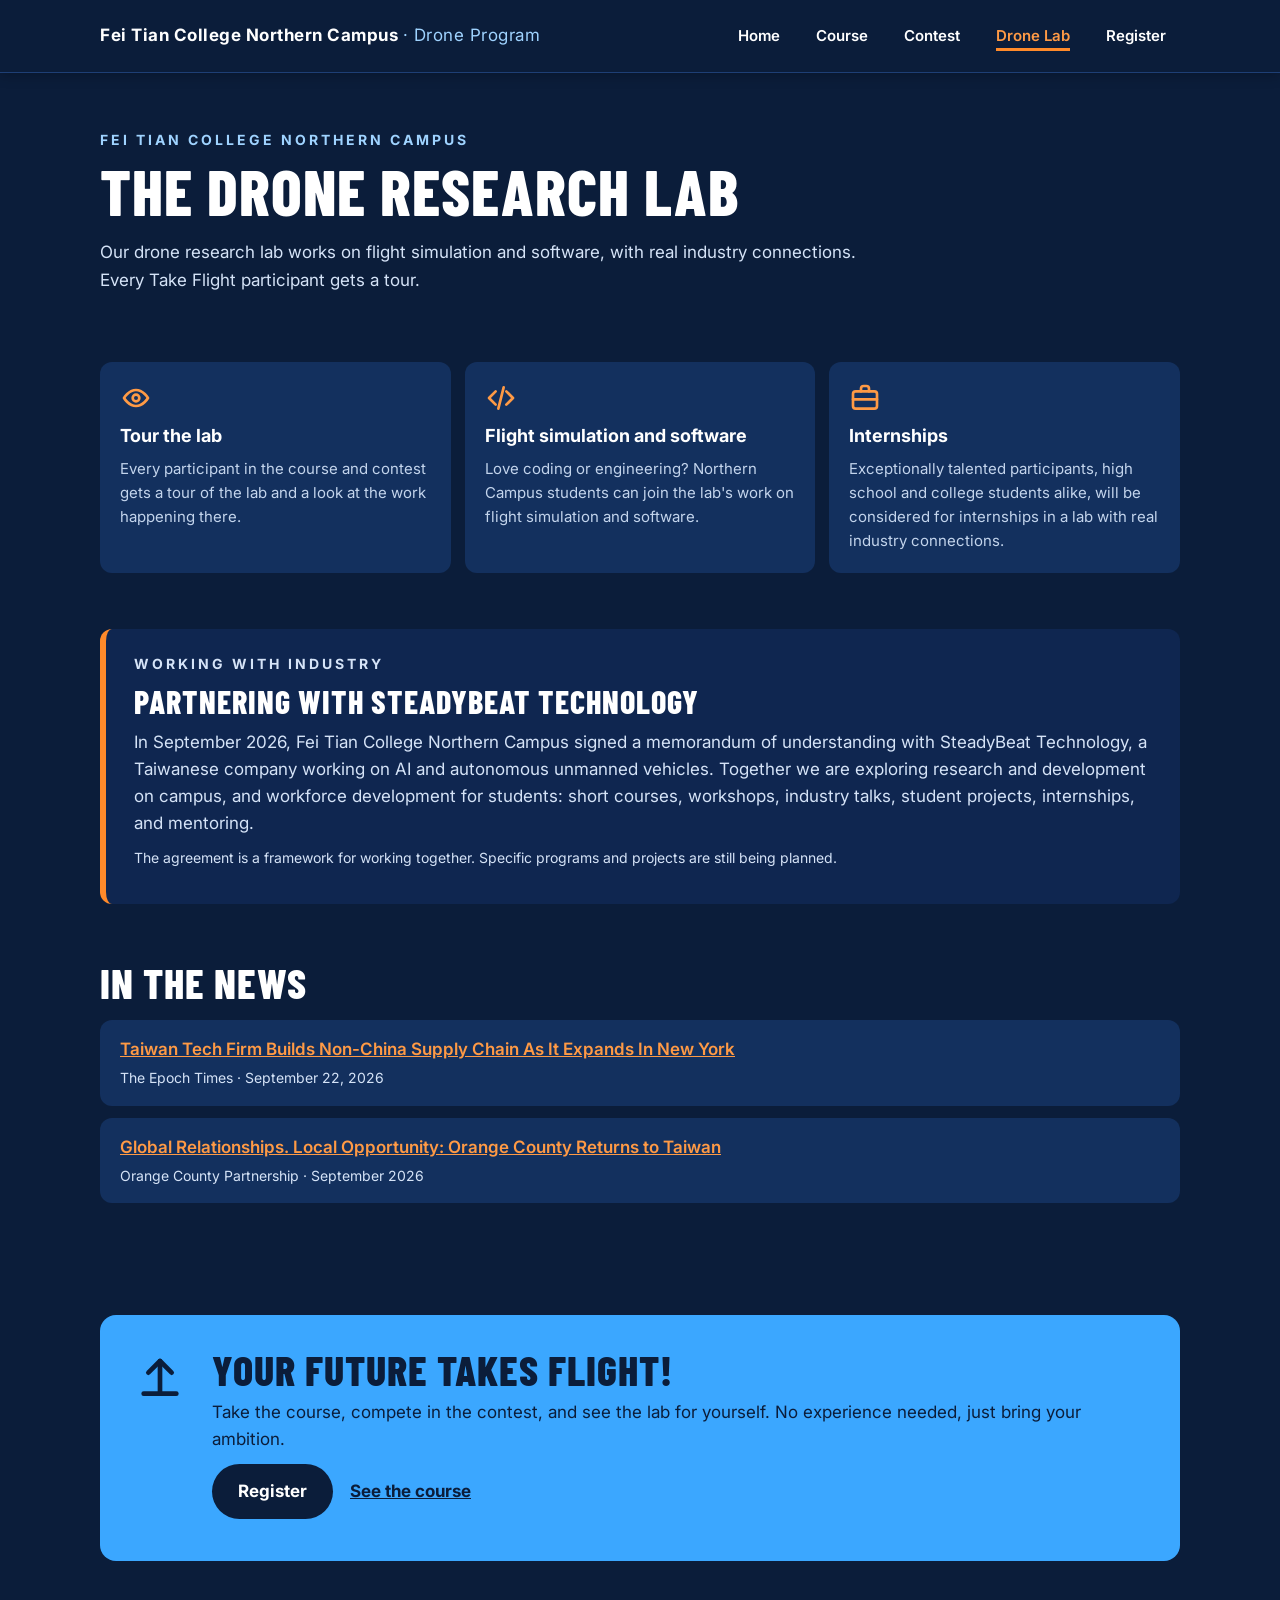
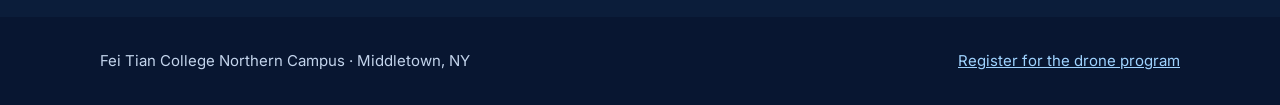
<file: lab.html>
<!doctype html>
<html lang="en">
<head>
  <meta charset="utf-8">
  <meta name="viewport" content="width=device-width, initial-scale=1">
  <meta name="robots" content="noindex, nofollow">
  <title>Drone Lab | Fei Tian College Northern Campus</title>
  <meta name="description" content="The drone research lab at Fei Tian College Northern Campus: a tour for every Take Flight participant, flight simulation and software work, and internship opportunities.">
  <link rel="preconnect" href="https://fonts.googleapis.com">
  <link rel="preconnect" href="https://fonts.gstatic.com" crossorigin>
  <link href="https://fonts.googleapis.com/css2?family=Barlow+Condensed:wght@600;800&family=Inter:wght@400;600;700&display=swap" rel="stylesheet">
  <link rel="stylesheet" href="css/styles.css">
</head>
<body>

<header class="site-header" id="site-header"></header>
<script src="js/menu.js"></script>

<main>
  <section class="page-intro">
    <div class="container">
      <p class="eyebrow">Fei Tian College Northern Campus</p>
      <h1 class="page-title">The drone research lab</h1>
      <p class="lead">Our drone research lab works on flight simulation and software, with real industry connections. Every Take Flight participant gets a tour.</p>
    </div>
  </section>

  <section class="tight">
    <div class="container">
      <div class="challenges">
        <div class="challenge">
          <svg width="32" height="32" viewBox="0 0 24 24" fill="none" stroke="#FF9A45" stroke-width="2" stroke-linecap="round" stroke-linejoin="round" aria-hidden="true"><path d="M3 12s3.5-6 9-6 9 6 9 6-3.5 6-9 6-9-6-9-6z"/><circle cx="12" cy="12" r="2.5"/></svg>
          <h3>Tour the lab</h3>
          <p>Every participant in the course and contest gets a tour of the lab and a look at the work happening there.</p>
        </div>
        <div class="challenge">
          <svg width="32" height="32" viewBox="0 0 24 24" fill="none" stroke="#FF9A45" stroke-width="2" stroke-linecap="round" stroke-linejoin="round" aria-hidden="true"><path d="m8 7-5 5 5 5"/><path d="m16 7 5 5-5 5"/><path d="m14 4-4 16"/></svg>
          <h3>Flight simulation and software</h3>
          <p>Love coding or engineering? Northern Campus students can join the lab's work on flight simulation and software.</p>
        </div>
        <div class="challenge">
          <svg width="32" height="32" viewBox="0 0 24 24" fill="none" stroke="#FF9A45" stroke-width="2" stroke-linecap="round" stroke-linejoin="round" aria-hidden="true"><rect x="3" y="7" width="18" height="13" rx="2"/><path d="M9 7V5a2 2 0 0 1 2-2h2a2 2 0 0 1 2 2v2M3 13h18"/></svg>
          <h3>Internships</h3>
          <p>Exceptionally talented participants, high school and college students alike, will be considered for internships in a lab with real industry connections.</p>
        </div>
      </div>
    </div>
  </section>

  <section class="tight">
    <div class="container">
      <div class="note">
        <p class="eyebrow">Working with industry</p>
        <h2>Partnering with SteadyBeat Technology</h2>
        <p>In September 2026, Fei Tian College Northern Campus signed a memorandum of understanding with SteadyBeat Technology, a Taiwanese company working on AI and autonomous unmanned vehicles. Together we are exploring research and development on campus, and workforce development for students: short courses, workshops, industry talks, student projects, internships, and mentoring.</p>
        <p class="fine">The agreement is a framework for working together. Specific programs and projects are still being planned.</p>
      </div>
    </div>
  </section>

  <section class="tight">
    <div class="container">
      <h2>In the news</h2>
      <ul class="news">
        <li><a href="https://www.theepochtimes.com/world/taiwan-tech-firm-builds-non-china-supply-chain-as-it-expands-in-new-york-6093181" target="_blank" rel="noopener">Taiwan Tech Firm Builds Non-China Supply Chain As It Expands In New York</a> <span>The Epoch Times · September 22, 2026</span></li>
        <li><a href="https://www.ocpartnership.org/news/details.aspx?id=fbf594bf-385d-4d8a-94db-c1943e7104ec" target="_blank" rel="noopener">Global Relationships. Local Opportunity: Orange County Returns to Taiwan</a> <span>Orange County Partnership · September 2026</span></li>
      </ul>
    </div>
  </section>

  <!--
    Room to grow: add sections here as the lab shares more, for example
    photos of the lab, current projects, equipment, or publications.
    Keep team members' names off the page unless they've agreed to be listed.
  -->

  <section>
    <div class="container">
      <div class="lab">
        <svg width="56" height="56" viewBox="0 0 24 24" fill="none" stroke="#0B1D3A" stroke-width="2" stroke-linecap="round" stroke-linejoin="round" aria-hidden="true"><path d="M12 20V6"/><path d="m7 11 5-5 5 5"/><path d="M5 20h14"/></svg>
        <div>
          <h2>Your future takes flight!</h2>
          <p>Take the course, compete in the contest, and see the lab for yourself. No experience needed, just bring your ambition.</p>
          <p class="section-actions"><a class="btn btn-dark" href="register.html">Register</a> <a class="btn-link" href="course.html">See the course</a></p>
        </div>
      </div>
    </div>
  </section>
</main>

<footer class="site-footer">
  <div class="container">
    <div>Fei Tian College Northern Campus · Middletown, NY</div>
    <div><a href="register.html">Register for the drone program</a></div>
  </div>
</footer>

</body>
</html>
</file>
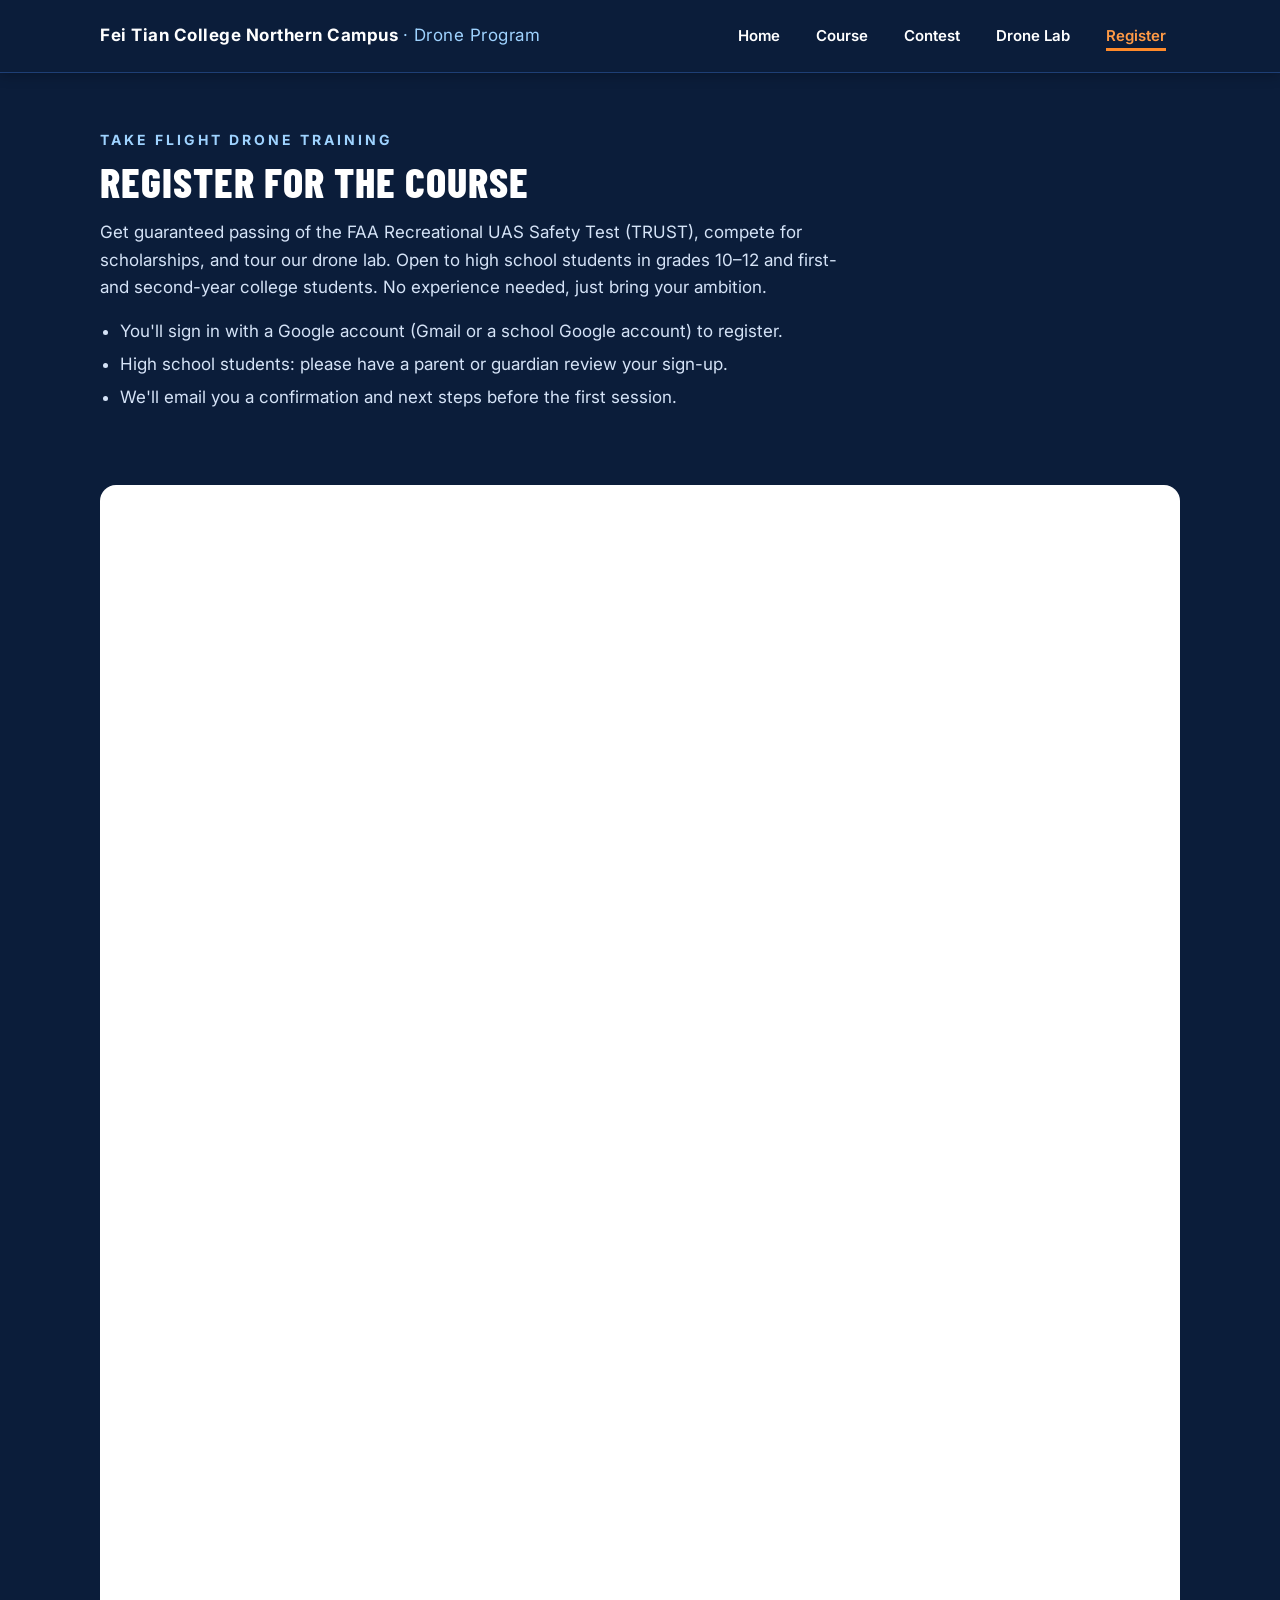
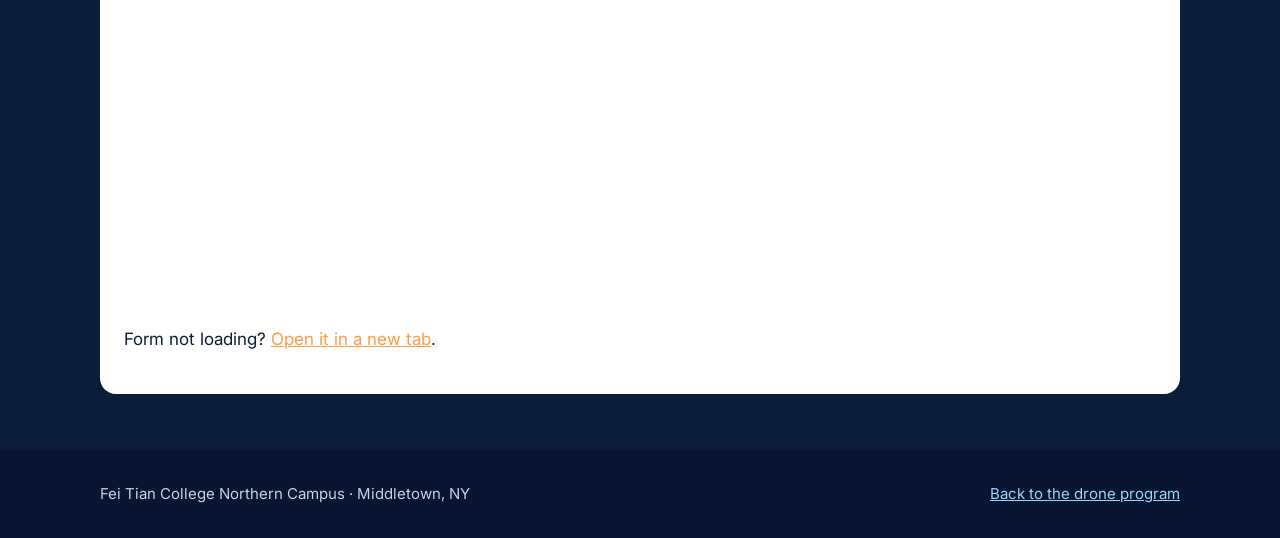
<file: register.html>
<!doctype html>
<html lang="en">
<head>
  <meta charset="utf-8">
  <meta name="viewport" content="width=device-width, initial-scale=1">
  <meta name="robots" content="noindex, nofollow">
  <title>Register: Drone Training | Fei Tian College Northern Campus</title>
  <meta name="description" content="Sign up for Fei Tian College Northern Campus's Take Flight drone training course.">
  <link rel="preconnect" href="https://fonts.googleapis.com">
  <link rel="preconnect" href="https://fonts.gstatic.com" crossorigin>
  <link href="https://fonts.googleapis.com/css2?family=Barlow+Condensed:wght@600;800&family=Inter:wght@400;600;700&display=swap" rel="stylesheet">
  <link rel="stylesheet" href="css/styles.css">
</head>
<body>

<header class="site-header" id="site-header"></header>
<script src="js/menu.js"></script>

<main>
  <section>
    <div class="container">
      <p class="eyebrow">Take Flight drone training</p>
      <h2>Register for the course</h2>
      <p class="lead">Get guaranteed passing of the FAA Recreational UAS Safety Test (TRUST), compete for scholarships, and tour our drone lab. Open to high school students in grades 10–12 and first- and second-year college students. No experience needed, just bring your ambition.</p>
      <ul class="checklist">
        <li>You'll sign in with a Google account (Gmail or a school Google account) to register.</li>
        <li>High school students: please have a parent or guardian review your sign-up.</li>
        <li>We'll email you a confirmation and next steps before the first session.</li>
      </ul>
    </div>
  </section>

  <section style="padding-top: 0">
    <div class="container">
      <div class="form-wrap">
        <!--
          PASTE YOUR GOOGLE FORM HERE.
          In Google Forms: Send > the < > (embed) tab > copy the iframe code.
          Replace the placeholder div below with that iframe.
          Keep width="100%" and adjust the height if the form gets cut off.
          Example:
          <iframe src="https://docs.google.com/forms/d/e/YOUR_FORM_ID/viewform?embedded=true"
                  title="Drone course registration form" loading="lazy">Loading…</iframe>
        -->
        <iframe src="https://docs.google.com/forms/d/e/1FAIpQLSe-DXmrZ5LswRtqUnz44diDifT1EXoEVhjOmetwTvl1h7g9pg/viewform?embedded=true"
                width="100%" height="1600" frameborder="0" marginheight="0" marginwidth="0"
                title="Drone course registration form" loading="lazy">Loading…</iframe>
        <p>Form not loading? <a href="https://forms.gle/bMYaa4MJ99UH4akB8" target="_blank" rel="noopener">Open it in a new tab</a>.</p>
      </div>
    </div>
  </section>
</main>

<footer class="site-footer">
  <div class="container">
    <div>Fei Tian College Northern Campus · Middletown, NY</div>
    <div><a href="index.html">Back to the drone program</a></div>
  </div>
</footer>

</body>
</html>
</file>
<file: css/styles.css>
/* Take Flight drone program pages for Fei Tian College.
   To match the main college site, change the colors and fonts in :root. */
:root {
  --navy: #0B1D3A;
  --navy-2: #0F2650;
  --navy-3: #13305E;
  --blue: #3BA7FF;
  --blue-light: #9FD3FF;
  --orange: #FF8A2A;
  --orange-light: #FF9A45;
  --text-soft: #D5E3F7;
  --white: #FFFFFF;
  --ink: #0B1D3A;
  --ink-soft: #3A4A63;
  --font-display: "Barlow Condensed", "Arial Narrow", sans-serif;
  --font-body: "Inter", system-ui, -apple-system, "Segoe UI", sans-serif;
  --max: 1120px;
}

* { box-sizing: border-box; }
html { scroll-behavior: smooth; }
body {
  margin: 0;
  background: var(--navy);
  color: var(--white);
  font-family: var(--font-body);
  font-size: 17px;
  line-height: 1.6;
}
img, svg { max-width: 100%; }
a { color: var(--orange-light); }
a:hover { color: #FFB877; }
:focus-visible { outline: 3px solid var(--orange); outline-offset: 2px; }

.container { max-width: var(--max); margin: 0 auto; padding: 0 20px; }

/* Header */
.site-header {
  background: var(--navy); border-bottom: 1px solid #1E3F75;
  position: sticky; top: 0; z-index: 50;
  box-shadow: 0 2px 12px rgba(0, 0, 0, .25);
}
/* Keep anchor targets from hiding under the sticky header. */
[id] { scroll-margin-top: 88px; }
.site-header .container {
  display: flex; align-items: center; justify-content: space-between;
  flex-wrap: wrap; gap: 12px; padding-top: 14px; padding-bottom: 14px;
}
.brand { color: var(--white); text-decoration: none; font-weight: 700; letter-spacing: .5px; }
.brand span { color: var(--blue-light); font-weight: 400; }
.nav { display: flex; gap: 8px; flex-wrap: wrap; }
.nav a {
  color: var(--white); text-decoration: none; padding: 10px 14px;
  border-radius: 8px; font-weight: 600; font-size: 15px;
}
.nav a:hover { background: #1E3F75; color: var(--white); }
/* The current page: orange text with an orange underline. */
.nav a[aria-current="page"] {
  color: var(--orange-light); text-decoration: underline;
  text-decoration-color: var(--orange); text-decoration-thickness: 3px; text-underline-offset: 7px;
}
.nav a[aria-current="page"]:hover { background: #1E3F75; color: var(--orange-light); }

/* Buttons */
.btn {
  display: inline-block; background: var(--orange); color: var(--ink);
  font-weight: 700; text-decoration: none; padding: 14px 26px;
  border-radius: 40px; min-height: 44px;
}
.btn:hover { background: var(--orange-light); color: var(--ink); }
.btn-outline { background: transparent; color: var(--white); border: 2px solid var(--blue); }
.btn-outline:hover { background: var(--navy-3); color: var(--white); }

/* Hero */
.hero {
  background-color: var(--navy-2);
  background-image:
    linear-gradient(#1E3F75 1px, transparent 1px),
    linear-gradient(90deg, #1E3F75 1px, transparent 1px);
  background-size: 68px 60px;
  padding: 64px 0;
}
.hero .container {
  display: grid; grid-template-columns: 1.1fr .9fr; gap: 32px; align-items: center;
}
.eyebrow {
  font-size: 14px; font-weight: 700; letter-spacing: 3px;
  text-transform: uppercase; color: var(--blue-light); margin: 0 0 8px;
}
.hero h1 {
  font-family: var(--font-display); font-weight: 800; text-transform: uppercase;
  font-size: clamp(48px, 7.5vw, 92px); line-height: .92; margin: 0;
}
.hero .subtitle {
  font-family: var(--font-display); font-weight: 600; color: var(--orange-light);
  font-size: 44px; line-height: 1.08; margin: 12px 0 16px; text-transform: none;
}
/* Always exactly two lines, at a fixed size. */
.hero .subtitle span { display: block; white-space: nowrap; }
.hero .tagline {
  font-family: var(--font-display); font-weight: 800; text-transform: uppercase;
  letter-spacing: 1px; color: var(--white); font-size: clamp(20px, 2.6vw, 26px);
  line-height: 1.15; margin: 0 0 24px;
}
.badge {
  display: inline-flex; align-items: center; gap: 10px;
  background: var(--orange); color: var(--ink); font-weight: 700;
  border-radius: 40px; padding: 8px 18px 8px 12px; margin-bottom: 24px;
}
.hero-actions { display: flex; gap: 12px; flex-wrap: wrap; }
.hero-art { width: 100%; height: auto; }

/* Sections */
section { padding: 56px 0; }
h2 {
  font-family: var(--font-display); font-weight: 800; text-transform: uppercase;
  letter-spacing: 1px; font-size: clamp(30px, 4.5vw, 42px); line-height: 1.05; margin: 0 0 16px;
}
.lead { color: var(--text-soft); max-width: 760px; margin: 0 0 12px; }
.highlight { color: var(--blue-light); font-weight: 700; }

.steps {
  list-style: none; padding: 0; margin: 28px 0 0;
  display: grid; grid-template-columns: repeat(3, minmax(0, 1fr)); gap: 14px;
}
.step { background: var(--navy-3); border-radius: 12px; padding: 20px; }
.step-head { display: flex; align-items: center; gap: 10px; font-weight: 700; margin-bottom: 6px; }
.step p { margin: 0; color: #C3D4EC; font-size: 15px; }
.step-accent { background: transparent; border: 2px solid var(--orange-light); }
.section-actions { margin: 24px 0 0; }

/* Contest */
.challenges {
  display: grid; grid-template-columns: repeat(3, minmax(0, 1fr)); gap: 14px; margin-top: 24px;
}
.challenge { background: var(--navy-3); border-radius: 12px; padding: 20px; }
.challenge h3 { margin: 0 0 6px; font-size: 18px; }
.challenge p { margin: 0; color: #C3D4EC; font-size: 15px; }
.challenge-art { display: block; width: 100%; height: auto; margin-bottom: 12px; }
.prize-line { margin: 20px 0 0; color: var(--text-soft); max-width: 760px; }
.prize-line strong { color: var(--orange-light); }
.prize-list { margin: 8px 0 0; padding-left: 22px; color: var(--text-soft); max-width: 760px; }
.prize-list li { margin-bottom: 4px; }
.prize-list li::marker { color: var(--orange-light); }
.prizes { display: grid; grid-template-columns: repeat(3, minmax(0, 1fr)); gap: 14px; margin-bottom: 20px; }
.prize { background: var(--navy-3); border-radius: 12px; padding: 20px; }
.prize-first { background: var(--orange); color: var(--ink); }
.prize-place {
  font-family: var(--font-display); font-weight: 800; text-transform: uppercase;
  letter-spacing: 1px; font-size: 26px; line-height: 1; margin: 0 0 8px;
}
.prize-award { margin: 0; font-weight: 600; }

/* Contest page */
.note-inline { margin: 8px 0 0; padding: 16px 20px; max-width: 760px; }
.note-inline p { margin: 0; }
.table-wrap { overflow-x: auto; }
.rules-table { width: 100%; border-collapse: collapse; font-size: 15px; }
.rules-table th {
  text-align: left; color: var(--blue-light); font-weight: 700; font-size: 13px;
  letter-spacing: 1px; text-transform: uppercase; padding: 10px 12px; border-bottom: 2px solid var(--blue);
}
.rules-table td { padding: 10px 12px; border-bottom: 1px solid #1E3F75; color: #C3D4EC; vertical-align: top; }
.rules-table td:first-child { color: var(--white); font-weight: 600; }
.rules-table.scores td:nth-child(2) { white-space: nowrap; }
.diagram { margin: 24px 0; background: var(--navy-2); border-radius: 12px; padding: 16px; }
.diagram svg { display: block; width: 100%; height: auto; }
.diagram figcaption { color: #9FB5D6; font-size: 13px; margin-top: 8px; }
.rule-cols { display: grid; grid-template-columns: 1fr 1.2fr; gap: 32px; align-items: start; }
.rule-cols-single { grid-template-columns: 1fr; max-width: 640px; margin-top: 24px; }
.rule-cols h3 { margin: 0 0 10px; font-size: 18px; }
.fine { color: #9FB5D6; font-size: 14px; margin: 10px 0 0; }
.prize-ref { margin: -6px 0 20px; }
.fine a { color: var(--blue-light); }
.stages { display: grid; grid-template-columns: repeat(3, minmax(0, 1fr)); gap: 14px; }
.stages .session p:last-child { margin: 0; color: #C3D4EC; font-size: 15px; }
.formula {
  display: inline-block; background: var(--navy-3); border: 2px solid var(--blue);
  border-radius: 12px; padding: 14px 22px; margin-bottom: 16px;
}
.formula p { margin: 0; font-family: var(--font-display); font-weight: 800; font-size: clamp(20px, 3vw, 28px); letter-spacing: .5px; }
#time-score { font-size: 18px; margin: 24px 0 8px; }
.btn-link { color: var(--ink); font-weight: 700; margin-left: 12px; }
.btn-link:hover { color: var(--ink); }

/* Course page */
.page-intro { padding-bottom: 32px; }
.page-title {
  font-family: var(--font-display); font-weight: 800; text-transform: uppercase;
  letter-spacing: 1px; font-size: clamp(40px, 7vw, 64px); line-height: 1; margin: 0 0 16px;
}
section.tight { padding-top: 0; }
.jump { display: flex; flex-wrap: wrap; gap: 8px; margin-top: 20px; }
.jump a {
  color: var(--white); text-decoration: none; font-weight: 600; font-size: 15px;
  border: 2px solid var(--blue); border-radius: 40px; padding: 8px 16px;
}
.jump a:hover { background: var(--navy-3); color: var(--white); }
.sessions { list-style: none; padding: 0; margin: 24px 0 0; display: grid; gap: 14px; }
.session { background: var(--navy-3); border-radius: 12px; padding: 20px 24px; }
.session-num {
  margin: 0; font-size: 13px; font-weight: 700; letter-spacing: 2px;
  text-transform: uppercase; color: var(--blue-light);
}
.session h3 { margin: 2px 0 8px; font-size: 20px; }
.session ul { margin: 0; padding-left: 20px; color: #C3D4EC; }
.session li { margin-bottom: 4px; }
.note {
  background: var(--navy-2); border-left: 6px solid var(--orange); border-radius: 12px; padding: 24px 28px;
}
.note h2 { font-size: clamp(24px, 3.5vw, 32px); margin-bottom: 10px; }
.note p { margin: 0 0 10px; color: var(--text-soft); }
.note ul { margin: 0; padding-left: 20px; color: var(--text-soft); }
.btn-dark { background: var(--ink); color: var(--white); }
.btn-dark:hover { background: var(--navy-3); color: var(--white); }

.lab {
  background: var(--blue); color: var(--ink); border-radius: 16px; padding: 32px;
  display: flex; gap: 24px; align-items: flex-start;
}
.lab h2 { margin-bottom: 8px; }
.lab p { margin: 0 0 10px; }
.lab svg { flex: none; }

.audience { display: grid; grid-template-columns: repeat(2, minmax(0, 1fr)); gap: 14px; margin-top: 24px; }
.audience div { background: var(--navy-3); border-radius: 12px; padding: 20px; }
.audience h3 { margin: 0 0 6px; font-size: 18px; }
.audience p { margin: 0; color: #C3D4EC; font-size: 15px; }

.details {
  background: var(--white); color: var(--ink); border-radius: 16px; padding: 32px;
}
.details dl { display: grid; grid-template-columns: max-content 1fr; gap: 8px 20px; margin: 0 0 24px; }
.details dt { font-weight: 700; }
.details dd { margin: 0; color: var(--ink-soft); }
.details a { color: #B4530A; }
.details a.btn, .details a.btn:hover { color: var(--ink); }

/* Register page */
.form-wrap { background: var(--white); color: var(--ink); border-radius: 16px; padding: 24px; }
.form-wrap iframe { width: 100%; height: 1400px; border: 0; display: block; }
.placeholder {
  border: 3px dashed var(--ink); border-radius: 12px; padding: 32px; text-align: center; color: var(--ink);
}
.checklist { padding-left: 20px; color: var(--text-soft); }
.checklist li { margin-bottom: 6px; }

/* Footer */
.site-footer { background: #081631; padding: 32px 0; color: #C3D4EC; font-size: 15px; }
.site-footer .container { display: flex; justify-content: space-between; gap: 16px; flex-wrap: wrap; }
.site-footer a { color: var(--blue-light); }

/* Phones and small tablets */
/* Stack the hero earlier so the two-line heading always has room at full size. */
@media (max-width: 1000px) {
  .hero .container { grid-template-columns: 1fr; }
  .hero-art { max-width: 320px; margin: 0 auto; }
}
@media (max-width: 820px) {
  .steps { grid-template-columns: repeat(2, minmax(0, 1fr)); }
  .audience { grid-template-columns: 1fr; }
  .challenges, .prizes, .stages, .rule-cols { grid-template-columns: 1fr; }
  .lab { flex-direction: column; padding: 24px; }
}
@media (max-width: 520px) {
  .hero .subtitle { font-size: 24px; }
  .site-header .container { gap: 6px; padding-top: 10px; padding-bottom: 8px; }
  .brand { font-size: 15px; line-height: 1.3; }
  .nav { flex-wrap: nowrap; overflow-x: auto; gap: 0; width: calc(100% + 10px); margin: 0 -5px; scrollbar-width: none; }
  .nav::-webkit-scrollbar { display: none; }
  .nav a { padding: 8px 5px; font-size: 13.5px; white-space: nowrap; }
  [id] { scroll-margin-top: 112px; }
  .brand > span { display: block; }
  .brand .sep { display: none; }
  .steps { grid-template-columns: 1fr; }
  .details { padding: 22px; }
  .details dl { grid-template-columns: 1fr; gap: 2px; }
  .details dd { margin-bottom: 10px; }
  section { padding: 40px 0; }
}

/* Drone lab: news links */
.news { list-style: none; padding: 0; margin: 16px 0 0; display: grid; gap: 12px; }
.news li { background: var(--navy-3); border-radius: 12px; padding: 16px 20px; }
.news a { font-weight: 600; }
.news span { display: block; margin-top: 4px; color: var(--text-soft); font-size: 14px; }
</file>
